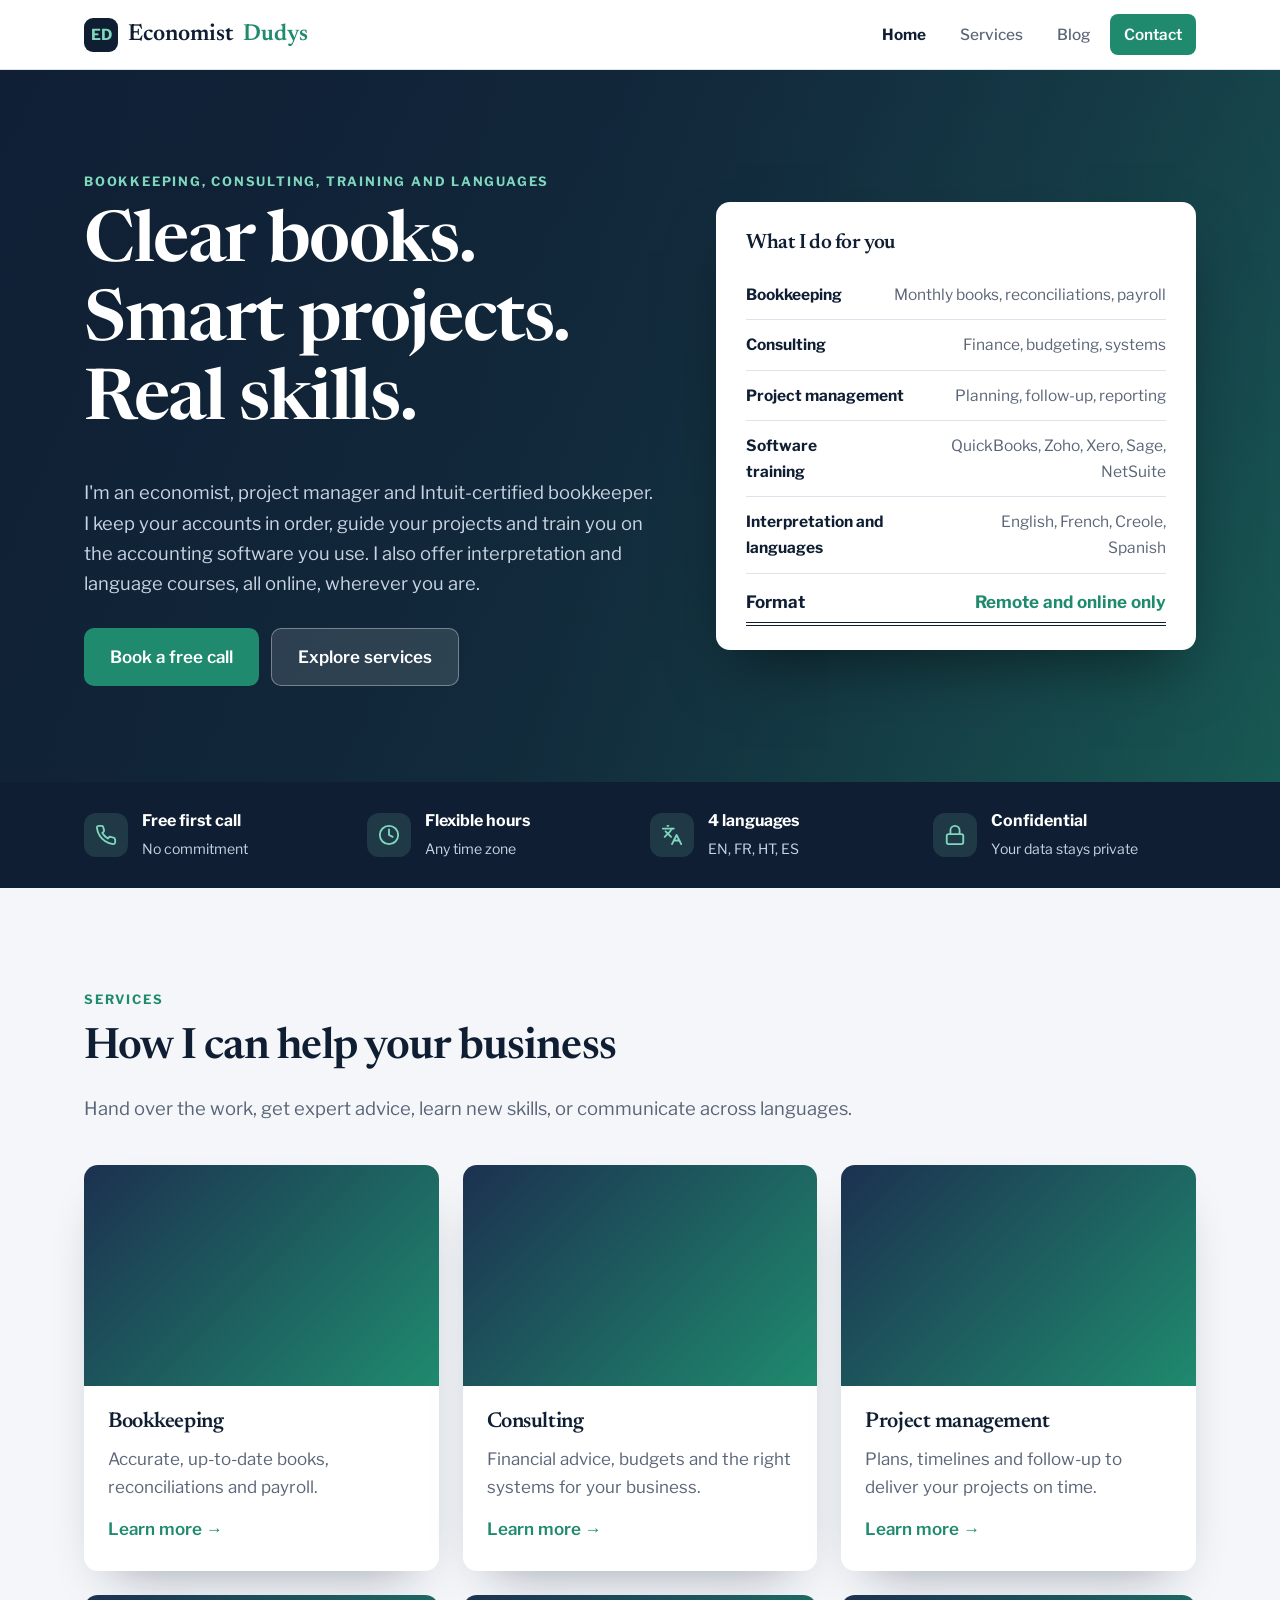
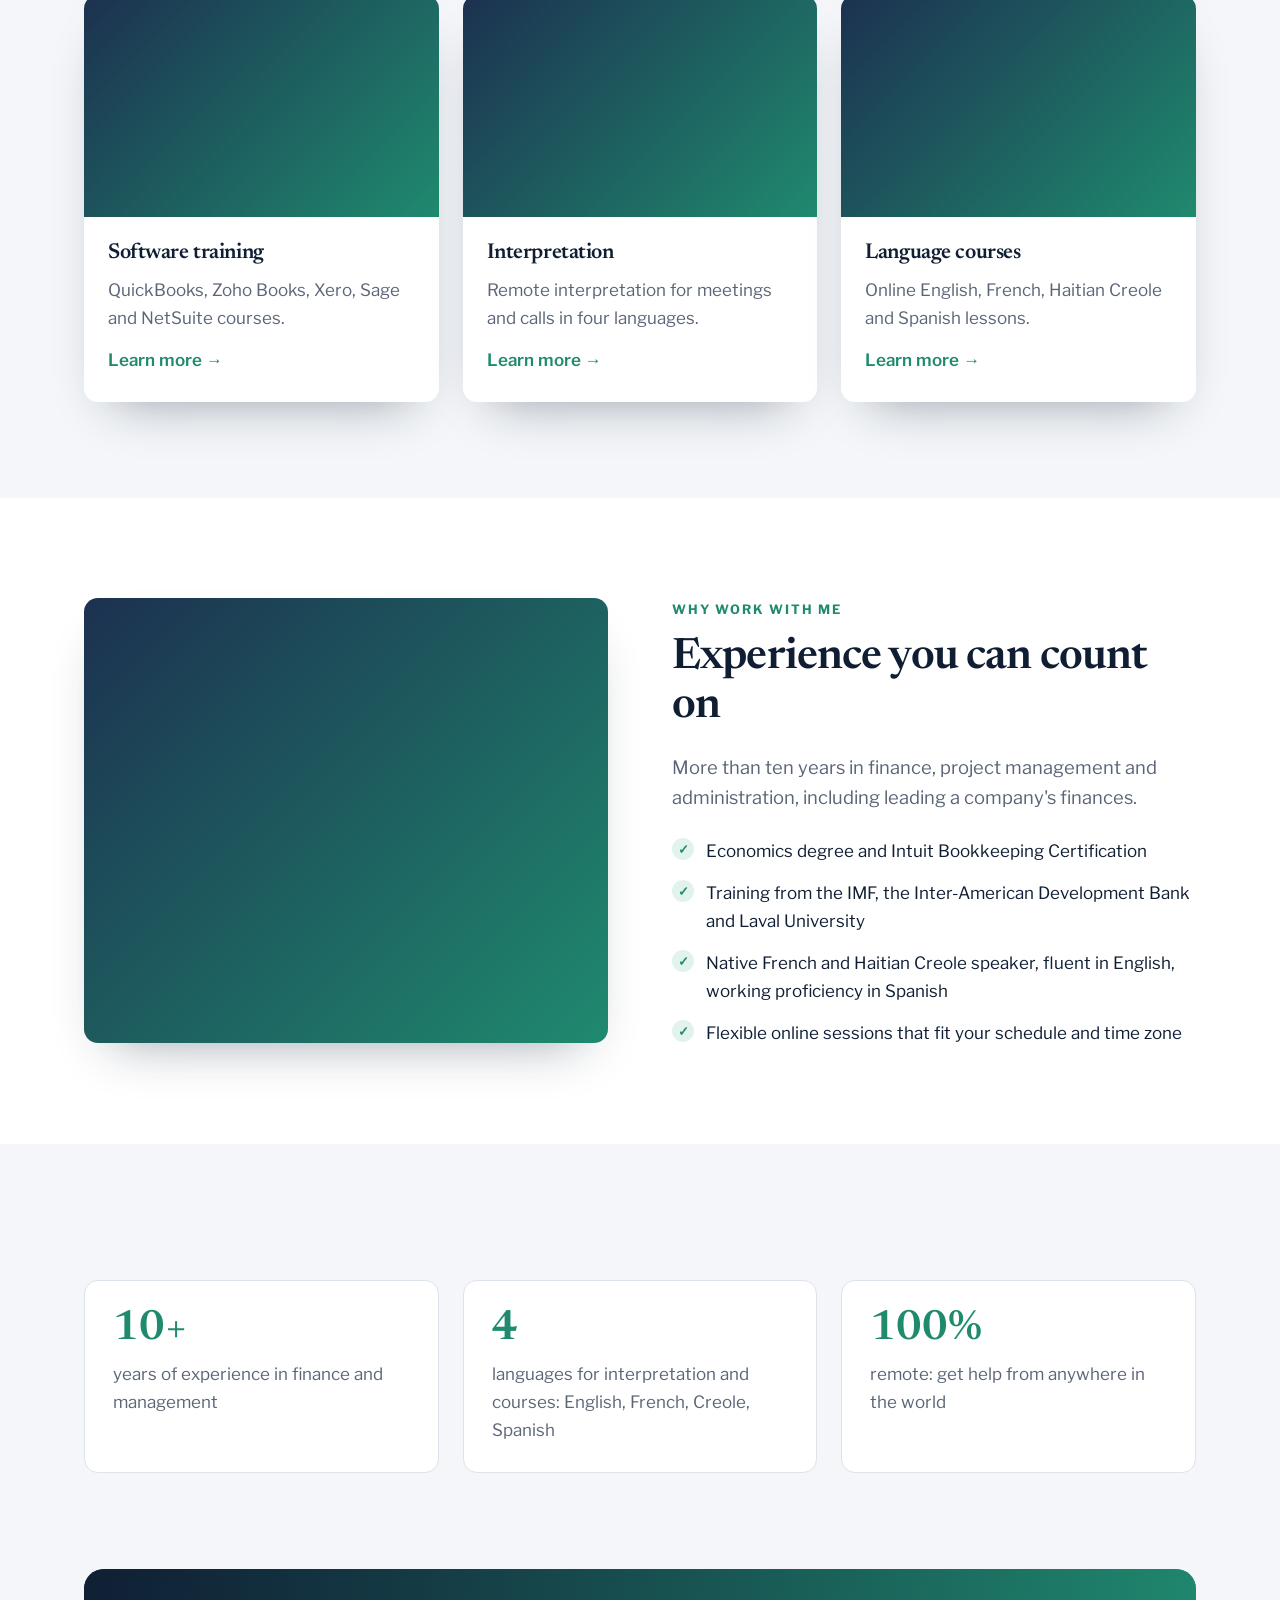
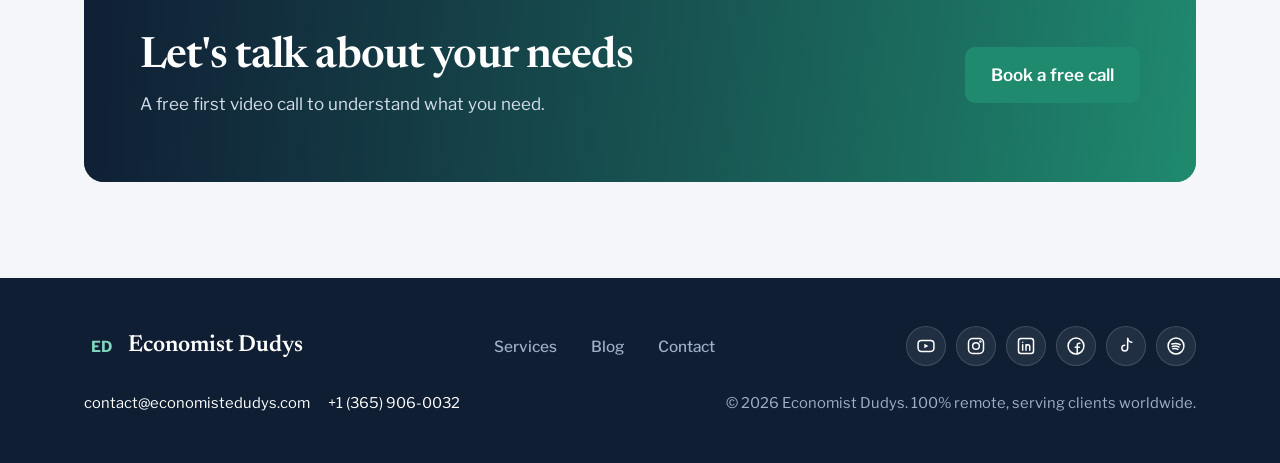
<file: index.html>
<!DOCTYPE html>
<html lang="en">
<head>
<!-- Google tag (gtag.js) -->
<script async src="https://www.googletagmanager.com/gtag/js?id=G-4S8ND0LHR3"></script>
<script>
  window.dataLayer = window.dataLayer || [];
  function gtag(){dataLayer.push(arguments);}
  gtag('js', new Date());

  gtag('config', 'G-4S8ND0LHR3');
</script>
<meta charset="utf-8">
<meta name="viewport" content="width=device-width, initial-scale=1">
<title>Economist Dudys | Remote Bookkeeping, Consulting and QuickBooks Training</title>
<meta name="description" content="Remote bookkeeping, consulting, project management and training in QuickBooks, Xero, Zoho Books, Sage and NetSuite. Interpretation and language courses. Book a free call.">
<link rel="canonical" href="https://economistedudys.com/">
<meta name="robots" content="index, follow">
<meta name="author" content="Makenson Dudys">
<meta name="theme-color" content="#0F1E33">
<meta property="og:type" content="website">
<meta property="og:site_name" content="Economist Dudys">
<meta property="og:title" content="Economist Dudys | Remote Bookkeeping, Consulting and QuickBooks Training">
<meta property="og:description" content="Remote bookkeeping, consulting, project management and training in QuickBooks, Xero, Zoho Books, Sage and NetSuite. Interpretation and language courses. Book a free call.">
<meta property="og:url" content="https://economistedudys.com/">
<meta property="og:image" content="https://economistedudys.com/og-image.png">
<meta property="og:image:width" content="1200">
<meta property="og:image:height" content="630">
<meta property="og:locale" content="en_US">
<meta name="twitter:card" content="summary_large_image">
<meta name="twitter:title" content="Economist Dudys | Remote Bookkeeping, Consulting and QuickBooks Training">
<meta name="twitter:description" content="Remote bookkeeping, consulting, project management and training in QuickBooks, Xero, Zoho Books, Sage and NetSuite. Interpretation and language courses. Book a free call.">
<meta name="twitter:image" content="https://economistedudys.com/og-image.png">
<script type="application/ld+json">{"@context": "https://schema.org", "@type": "ProfessionalService", "name": "Economist Dudys", "url": "https://economistedudys.com/", "logo": "https://economistedudys.com/apple-touch-icon.png", "image": "https://economistedudys.com/og-image.png", "description": "Remote bookkeeping, consulting, project management and training in QuickBooks, Xero, Zoho Books, Sage and NetSuite. Interpretation and language courses. Book a free call.", "email": "contact@economistedudys.com", "telephone": "+1-365-906-0032", "areaServed": "Worldwide", "availableLanguage": ["English", "French", "Haitian Creole", "Spanish"], "founder": {"@type": "Person", "name": "Makenson Dudys", "jobTitle": "Economist and Bookkeeper", "sameAs": ["https://www.youtube.com/@economistedudys", "https://www.instagram.com/economiste_dudys", "https://www.linkedin.com/in/makenson-dudys-841723158", "https://www.facebook.com/makenson.dudys", "https://www.tiktok.com/@economiste.dudys", "https://open.spotify.com/show/2sK2aElYqnibQAFrLT2MA2"]}, "sameAs": ["https://www.youtube.com/@economistedudys", "https://www.instagram.com/economiste_dudys", "https://www.linkedin.com/in/makenson-dudys-841723158", "https://www.facebook.com/makenson.dudys", "https://www.tiktok.com/@economiste.dudys", "https://open.spotify.com/show/2sK2aElYqnibQAFrLT2MA2"], "hasOfferCatalog": {"@type": "OfferCatalog", "name": "Services", "itemListElement": [{"@type": "Offer", "itemOffered": {"@type": "Service", "name": "Remote bookkeeping"}}, {"@type": "Offer", "itemOffered": {"@type": "Service", "name": "Financial consulting"}}, {"@type": "Offer", "itemOffered": {"@type": "Service", "name": "Project management"}}, {"@type": "Offer", "itemOffered": {"@type": "Service", "name": "QuickBooks training"}}, {"@type": "Offer", "itemOffered": {"@type": "Service", "name": "Xero training"}}, {"@type": "Offer", "itemOffered": {"@type": "Service", "name": "Zoho Books training"}}, {"@type": "Offer", "itemOffered": {"@type": "Service", "name": "Sage training"}}, {"@type": "Offer", "itemOffered": {"@type": "Service", "name": "NetSuite training"}}, {"@type": "Offer", "itemOffered": {"@type": "Service", "name": "Remote interpretation"}}, {"@type": "Offer", "itemOffered": {"@type": "Service", "name": "Online language courses"}}]}}</script>
<link rel="preconnect" href="https://fonts.googleapis.com">
<link rel="preconnect" href="https://fonts.gstatic.com" crossorigin>
<link href="https://fonts.googleapis.com/css2?family=Libre+Franklin:wght@400;500;600;700&family=Newsreader:opsz,wght@6..72,500;6..72,600&display=swap" rel="stylesheet">
<link rel="icon" href="/favicon.ico" sizes="48x48">
<link rel="icon" type="image/png" sizes="192x192" href="/favicon-192.png">
<link rel="icon" type="image/png" sizes="48x48" href="/favicon-48.png">
<link rel="apple-touch-icon" href="/apple-touch-icon.png">
<link rel="stylesheet" href="style.css">
</head>
<body>
<header><div class="bar">
<a class="brand" href="index.html"><span class="mark">ED</span>Economist <b>Dudys</b></a>
<button class="menu-btn" aria-expanded="false" aria-controls="nav" onclick="var n=document.getElementById('nav');n.classList.toggle('open');this.setAttribute('aria-expanded',n.classList.contains('open'))">Menu</button>
<nav id="nav" aria-label="Main menu">
<a href="index.html" aria-current="page">Home</a>
<a href="services.html">Services</a>
<a href="blog.html">Blog</a>
<a class="nav-cta" href="contact.html">Contact</a>
</nav></div></header>
<main>
<section class="hero" style="padding:0">
  <div class="ph"><img src="https://images.unsplash.com/photo-1460925895917-afdab827c52f?auto=format&fit=crop&w=1800&q=70" alt="Laptop showing financial charts" loading="lazy" onerror="this.remove()"></div>
  <div class="hero-in">
    <div>
      <span class="eyebrow">Bookkeeping, consulting, training and languages</span>
      <h1>Clear books.<br>Smart projects.<br>Real skills.</h1>
      <p class="lead">I'm an economist, project manager and Intuit-certified bookkeeper. I keep your accounts in order, guide your projects and train you on the accounting software you use. I also offer interpretation and language courses, all online, wherever you are.</p>
      <div class="actions">
        <a class="btn btn-green" href="https://calendly.com/makenson-economistedudys/30min" target="_blank" rel="noopener">Book a free call</a>
        <a class="btn btn-light" href="services.html">Explore services</a>
      </div>
    </div>
    <div class="ledger" aria-label="Services summary">
      <h2>What I do for you</h2>
      <div class="row"><b>Bookkeeping</b><span>Monthly books, reconciliations, payroll</span></div>
      <div class="row"><b>Consulting</b><span>Finance, budgeting, systems</span></div>
      <div class="row"><b>Project management</b><span>Planning, follow-up, reporting</span></div>
      <div class="row"><b>Software training</b><span>QuickBooks, Zoho, Xero, Sage, NetSuite</span></div>
      <div class="row"><b>Interpretation and languages</b><span>English, French, Creole, Spanish</span></div>
      <div class="total"><b>Format</b><span>Remote and online only</span></div>
    </div>
  </div>
</section>
<div class="perks"><div class="wrap"><div class="perk"><span class="perk-ic"><svg aria-hidden="true" width="22" height="22" viewBox="0 0 24 24" fill="none" stroke="currentColor" stroke-width="2" stroke-linecap="round" stroke-linejoin="round"><path d="M22 16.9v3a2 2 0 0 1-2.2 2 19.8 19.8 0 0 1-8.6-3.1 19.5 19.5 0 0 1-6-6A19.8 19.8 0 0 1 2.1 4.2 2 2 0 0 1 4.1 2h3a2 2 0 0 1 2 1.7c.1.9.4 1.8.7 2.7a2 2 0 0 1-.5 2.1L8 9.8a16 16 0 0 0 6 6l1.3-1.3a2 2 0 0 1 2.1-.4c.9.3 1.8.6 2.7.7a2 2 0 0 1 1.7 2z"/></svg></span><div><b>Free first call</b><span>No commitment</span></div></div><div class="perk"><span class="perk-ic"><svg aria-hidden="true" width="22" height="22" viewBox="0 0 24 24" fill="none" stroke="currentColor" stroke-width="2" stroke-linecap="round" stroke-linejoin="round"><circle cx="12" cy="12" r="10"/><path d="M12 6v6l4 2"/></svg></span><div><b>Flexible hours</b><span>Any time zone</span></div></div><div class="perk"><span class="perk-ic"><svg aria-hidden="true" width="22" height="22" viewBox="0 0 24 24" fill="none" stroke="currentColor" stroke-width="2" stroke-linecap="round" stroke-linejoin="round"><path d="M5 8l6 6"/><path d="M4 14l6-6 2-3"/><path d="M2 5h12"/><path d="M7 2h1"/><path d="M22 22l-5-10-5 10"/><path d="M14 18h6"/></svg></span><div><b>4 languages</b><span>EN, FR, HT, ES</span></div></div><div class="perk"><span class="perk-ic"><svg aria-hidden="true" width="22" height="22" viewBox="0 0 24 24" fill="none" stroke="currentColor" stroke-width="2" stroke-linecap="round" stroke-linejoin="round"><rect x="3" y="11" width="18" height="11" rx="2"/><path d="M7 11V7a5 5 0 0 1 10 0v4"/></svg></span><div><b>Confidential</b><span>Your data stays private</span></div></div></div></div>


<section>
  <div class="wrap">
    <span class="eyebrow">Services</span>
    <h2>How I can help your business</h2>
    <p class="lead">Hand over the work, get expert advice, learn new skills, or communicate across languages.</p>
    <div class="tiles">
      <a class="tile" href="services.html#bookkeeping"><div class="ph"><img src="https://images.unsplash.com/photo-1554224155-6726b3ff858f?auto=format&fit=crop&w=800&q=70" alt="Calculator and financial documents" loading="lazy" onerror="this.remove()"></div>
        <div class="tile-body"><h3>Bookkeeping</h3><p>Accurate, up-to-date books, reconciliations and payroll.</p><span class="more">Learn more →</span></div></a>
      <a class="tile" href="services.html#consulting"><div class="ph"><img src="https://images.unsplash.com/photo-1556761175-5973dc0f32e7?auto=format&fit=crop&w=800&q=70" alt="Business consulting meeting" loading="lazy" onerror="this.remove()"></div>
        <div class="tile-body"><h3>Consulting</h3><p>Financial advice, budgets and the right systems for your business.</p><span class="more">Learn more →</span></div></a>
      <a class="tile" href="services.html#projects"><div class="ph"><img src="https://images.unsplash.com/photo-1531403009284-440f080d1e12?auto=format&fit=crop&w=800&q=70" alt="Project planning board" loading="lazy" onerror="this.remove()"></div>
        <div class="tile-body"><h3>Project management</h3><p>Plans, timelines and follow-up to deliver your projects on time.</p><span class="more">Learn more →</span></div></a>
      <a class="tile" href="services.html#training"><div class="ph"><img src="https://images.unsplash.com/photo-1517245386807-bb43f82c33c4?auto=format&fit=crop&w=800&q=70" alt="Online software training" loading="lazy" onerror="this.remove()"></div>
        <div class="tile-body"><h3>Software training</h3><p>QuickBooks, Zoho Books, Xero, Sage and NetSuite courses.</p><span class="more">Learn more →</span></div></a>
      <a class="tile" href="services.html#interpretation"><div class="ph"><img src="https://images.unsplash.com/photo-1573164713714-d95e436ab8d6?auto=format&fit=crop&w=800&q=70" alt="Video call with an interpreter" loading="lazy" onerror="this.remove()"></div>
        <div class="tile-body"><h3>Interpretation</h3><p>Remote interpretation for meetings and calls in four languages.</p><span class="more">Learn more →</span></div></a>
      <a class="tile" href="services.html#languages"><div class="ph"><img src="https://images.unsplash.com/photo-1503676260728-1c00da094a0b?auto=format&fit=crop&w=800&q=70" alt="Language learning materials" loading="lazy" onerror="this.remove()"></div>
        <div class="tile-body"><h3>Language courses</h3><p>Online English, French, Haitian Creole and Spanish lessons.</p><span class="more">Learn more →</span></div></a>
    </div>
  </div>
</section>

<section style="background:var(--paper)">
  <div class="wrap split">
    <div class="ph"><img src="https://images.unsplash.com/photo-1600880292203-757bb62b4baf?auto=format&fit=crop&w=1000&q=70" alt="Professional working with a client" loading="lazy" onerror="this.remove()"></div>
    <div>
      <span class="eyebrow">Why work with me</span>
      <h2>Experience you can count on</h2>
      <p class="lead">More than ten years in finance, project management and administration, including leading a company's finances.</p>
      <ul class="checks">
        <li>Economics degree and Intuit Bookkeeping Certification</li>
        <li>Training from the IMF, the Inter-American Development Bank and Laval University</li>
        <li>Native French and Haitian Creole speaker, fluent in English, working proficiency in Spanish</li>
        <li>Flexible online sessions that fit your schedule and time zone</li>
      </ul>
    </div>
  </div>
</section>

<section>
  <div class="wrap">
    <div class="stats">
      <div class="stat"><strong>10+</strong><p>years of experience in finance and management</p></div>
      <div class="stat"><strong>4</strong><p>languages for interpretation and courses: English, French, Creole, Spanish</p></div>
      <div class="stat"><strong>100%</strong><p>remote: get help from anywhere in the world</p></div>
    </div>
  </div>
</section>

<section style="padding-top:0">
  <div class="wrap">
    <div class="cta"><div class="ph"><img src="https://images.unsplash.com/photo-1521791136064-7986c2920216?auto=format&fit=crop&w=1600&q=70" alt="Business handshake" loading="lazy" onerror="this.remove()"></div>
      <div class="cta-in">
        <div><h2>Let's talk about your needs</h2><p>A free first video call to understand what you need.</p></div>
        <a class="btn btn-green" href="https://calendly.com/makenson-economistedudys/30min" target="_blank" rel="noopener">Book a free call</a>
      </div>
    </div>
  </div>
</section>
</main>
<footer><div class="wrap">
<a class="brand" href="index.html"><span class="mark">ED</span>Economist Dudys</a>
<nav aria-label="Footer"><a href="services.html">Services</a><a href="blog.html">Blog</a><a href="contact.html">Contact</a></nav>
<div class="socials"><a href="https://www.youtube.com/@economistedudys" target="_blank" rel="noopener" aria-label="YouTube" title="YouTube"><svg aria-hidden="true" width="20" height="20" viewBox="0 0 24 24" fill="none" stroke="currentColor" stroke-width="1.8" stroke-linecap="round" stroke-linejoin="round"><rect x="2.5" y="5.5" width="19" height="13" rx="4"/><path d="M10 9.2v5.6l4.8-2.8z" fill="currentColor" stroke="none"/></svg></a><a href="https://www.instagram.com/economiste_dudys" target="_blank" rel="noopener" aria-label="Instagram" title="Instagram"><svg aria-hidden="true" width="20" height="20" viewBox="0 0 24 24" fill="none" stroke="currentColor" stroke-width="1.8" stroke-linecap="round" stroke-linejoin="round"><rect x="3" y="3" width="18" height="18" rx="5"/><circle cx="12" cy="12" r="4"/><circle cx="17.3" cy="6.7" r=".6" fill="currentColor"/></svg></a><a href="https://www.linkedin.com/in/makenson-dudys-841723158" target="_blank" rel="noopener" aria-label="LinkedIn" title="LinkedIn"><svg aria-hidden="true" width="20" height="20" viewBox="0 0 24 24" fill="none" stroke="currentColor" stroke-width="1.8" stroke-linecap="round" stroke-linejoin="round"><rect x="3" y="3" width="18" height="18" rx="3"/><path d="M8 10.5V17M8 7.5v.01M12 17v-6.5M12 13.2c0-1.6 1-2.7 2.4-2.7S16.5 11.6 16.5 13v4"/></svg></a><a href="https://www.facebook.com/makenson.dudys" target="_blank" rel="noopener" aria-label="Facebook" title="Facebook"><svg aria-hidden="true" width="20" height="20" viewBox="0 0 24 24" fill="none" stroke="currentColor" stroke-width="1.8" stroke-linecap="round" stroke-linejoin="round"><circle cx="12" cy="12" r="9.5"/><path d="M13.5 21.5v-8h2.5M13.5 13.5H11m2.5 0V11c0-1.4.8-2.2 2.2-2.2h1"/></svg></a><a href="https://www.tiktok.com/@economiste.dudys" target="_blank" rel="noopener" aria-label="TikTok" title="TikTok"><svg aria-hidden="true" width="20" height="20" viewBox="0 0 24 24" fill="none" stroke="currentColor" stroke-width="1.8" stroke-linecap="round" stroke-linejoin="round"><path d="M14 3v11.5a3.5 3.5 0 1 1-3.5-3.5"/><path d="M14 3c.4 2.6 2.1 4.2 5 4.5"/></svg></a><a href="https://open.spotify.com/show/2sK2aElYqnibQAFrLT2MA2" target="_blank" rel="noopener" aria-label="Spotify" title="Spotify"><svg aria-hidden="true" width="20" height="20" viewBox="0 0 24 24" fill="none" stroke="currentColor" stroke-width="1.8" stroke-linecap="round" stroke-linejoin="round"><circle cx="12" cy="12" r="9.5"/><path d="M7 9.6c3.4-1 7-.7 10 .9M7.6 12.6c2.8-.8 5.6-.5 8 .8M8.3 15.4c2.1-.5 4.2-.3 6 .6"/></svg></a></div>
<span class="foot-contact"><a href="mailto:contact@economistedudys.com">contact@economistedudys.com</a><a href="tel:+13659060032">+1 (365) 906-0032</a></span>
<span>© 2026 Economist Dudys. 100% remote, serving clients worldwide.</span>
</div></footer>
</body>
</html>
</file>
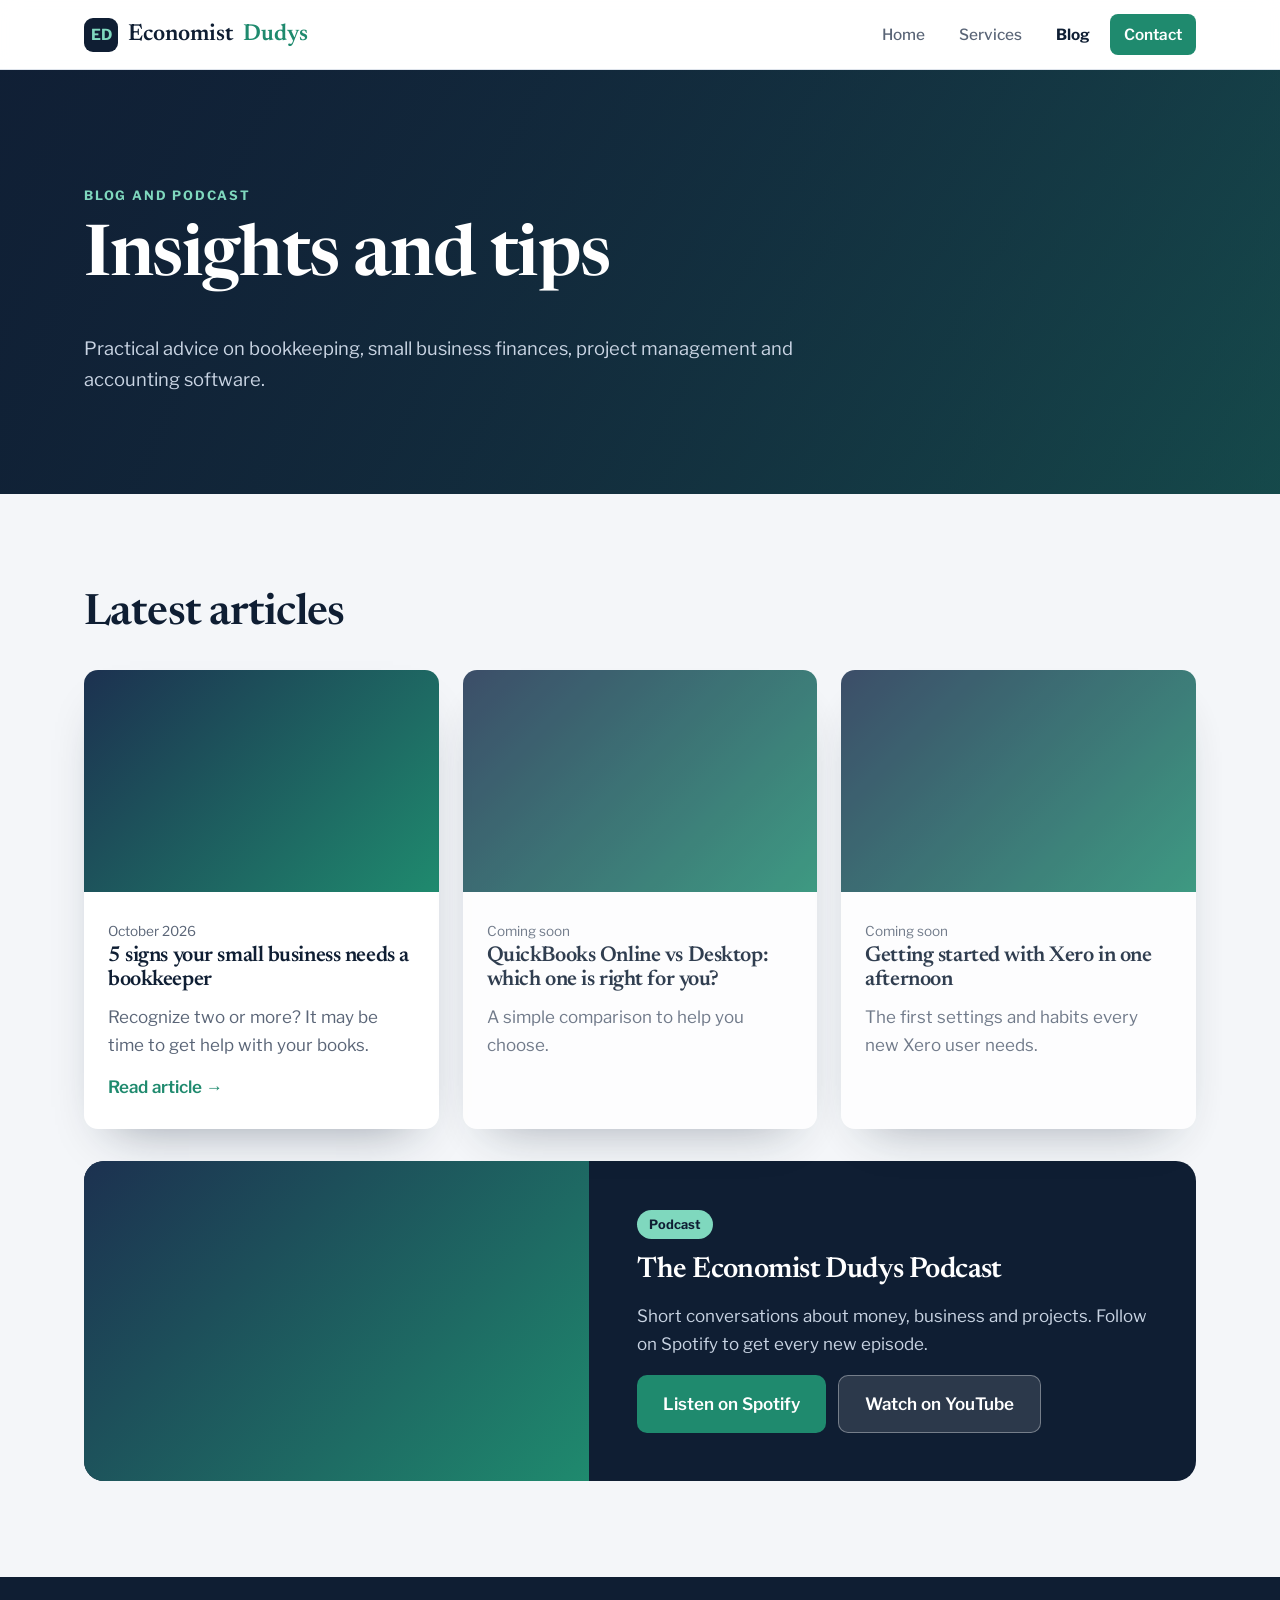
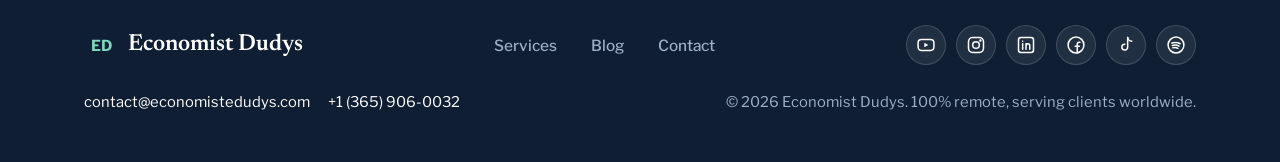
<file: blog.html>
<!DOCTYPE html>
<html lang="en">
<head>
<!-- Google tag (gtag.js) -->
<script async src="https://www.googletagmanager.com/gtag/js?id=G-4S8ND0LHR3"></script>
<script>
  window.dataLayer = window.dataLayer || [];
  function gtag(){dataLayer.push(arguments);}
  gtag('js', new Date());

  gtag('config', 'G-4S8ND0LHR3');
</script>
<meta charset="utf-8">
<meta name="viewport" content="width=device-width, initial-scale=1">
<title>Blog and Podcast: Bookkeeping, Business and Economy Tips | Economist Dudys</title>
<meta name="description" content="Practical articles and podcast episodes on bookkeeping, small business finances, accounting software, the economy and personal development.">
<link rel="canonical" href="https://economistedudys.com/blog.html">
<meta name="robots" content="index, follow">
<meta name="author" content="Makenson Dudys">
<meta name="theme-color" content="#0F1E33">
<meta property="og:type" content="website">
<meta property="og:site_name" content="Economist Dudys">
<meta property="og:title" content="Blog and Podcast: Bookkeeping, Business and Economy Tips | Economist Dudys">
<meta property="og:description" content="Practical articles and podcast episodes on bookkeeping, small business finances, accounting software, the economy and personal development.">
<meta property="og:url" content="https://economistedudys.com/blog.html">
<meta property="og:image" content="https://economistedudys.com/og-image.png">
<meta property="og:image:width" content="1200">
<meta property="og:image:height" content="630">
<meta property="og:locale" content="en_US">
<meta name="twitter:card" content="summary_large_image">
<meta name="twitter:title" content="Blog and Podcast: Bookkeeping, Business and Economy Tips | Economist Dudys">
<meta name="twitter:description" content="Practical articles and podcast episodes on bookkeeping, small business finances, accounting software, the economy and personal development.">
<meta name="twitter:image" content="https://economistedudys.com/og-image.png">
<link rel="preconnect" href="https://fonts.googleapis.com">
<link rel="preconnect" href="https://fonts.gstatic.com" crossorigin>
<link href="https://fonts.googleapis.com/css2?family=Libre+Franklin:wght@400;500;600;700&family=Newsreader:opsz,wght@6..72,500;6..72,600&display=swap" rel="stylesheet">
<link rel="icon" href="/favicon.ico" sizes="48x48">
<link rel="icon" type="image/png" sizes="192x192" href="/favicon-192.png">
<link rel="icon" type="image/png" sizes="48x48" href="/favicon-48.png">
<link rel="apple-touch-icon" href="/apple-touch-icon.png">
<link rel="stylesheet" href="style.css">
</head>
<body>
<header><div class="bar">
<a class="brand" href="index.html"><span class="mark">ED</span>Economist <b>Dudys</b></a>
<button class="menu-btn" aria-expanded="false" aria-controls="nav" onclick="var n=document.getElementById('nav');n.classList.toggle('open');this.setAttribute('aria-expanded',n.classList.contains('open'))">Menu</button>
<nav id="nav" aria-label="Main menu">
<a href="index.html">Home</a>
<a href="services.html">Services</a>
<a href="blog.html" aria-current="page">Blog</a>
<a class="nav-cta" href="contact.html">Contact</a>
</nav></div></header>
<main>
<div class="banner"><div class="ph"><img src="https://images.unsplash.com/photo-1434030216411-0b793f4b4173?auto=format&fit=crop&w=1800&q=70" alt="Writing notes" loading="lazy" onerror="this.remove()"></div>
  <div class="wrap">
    <span class="eyebrow">Blog and podcast</span>
    <h1>Insights and tips</h1>
    <p class="lead">Practical advice on bookkeeping, small business finances, project management and accounting software.</p>
  </div>
</div>
<section>
  <div class="wrap">
    <h2>Latest articles</h2>
    <div class="posts">
      <a class="tile post" href="signs-you-need-a-bookkeeper.html"><div class="ph"><img src="https://images.unsplash.com/photo-1554224155-6726b3ff858f?auto=format&fit=crop&w=800&q=70" alt="Calculator and receipts" loading="lazy" onerror="this.remove()"></div>
        <div class="tile-body"><span class="date">October 2026</span><h3>5 signs your small business needs a bookkeeper</h3><p>Recognize two or more? It may be time to get help with your books.</p><span class="more">Read article →</span></div></a>
      <div class="tile post soon"><div class="ph"><img src="https://images.unsplash.com/photo-1460925895917-afdab827c52f?auto=format&fit=crop&w=800&q=70" alt="Financial charts" loading="lazy" onerror="this.remove()"></div>
        <div class="tile-body"><span class="date">Coming soon</span><h3>QuickBooks Online vs Desktop: which one is right for you?</h3><p>A simple comparison to help you choose.</p></div></div>
      <div class="tile post soon"><div class="ph"><img src="https://images.unsplash.com/photo-1551288049-bebda4e38f71?auto=format&fit=crop&w=800&q=70" alt="Data dashboard" loading="lazy" onerror="this.remove()"></div>
        <div class="tile-body"><span class="date">Coming soon</span><h3>Getting started with Xero in one afternoon</h3><p>The first settings and habits every new Xero user needs.</p></div></div>
    </div>

    <div class="pod"><div class="ph"><img src="https://images.unsplash.com/photo-1478737270239-2f02b77fc618?auto=format&fit=crop&w=1000&q=70" alt="Podcast microphone" loading="lazy" onerror="this.remove()"></div>
      <div class="pod-body">
        <span class="badge">Podcast</span>
        <h3>The Economist Dudys Podcast</h3>
        <p>Short conversations about money, business and projects. Follow on Spotify to get every new episode.</p>
        <div class="actions" style="margin-top:8px"><a class="btn btn-green" href="https://open.spotify.com/show/2sK2aElYqnibQAFrLT2MA2" target="_blank" rel="noopener">Listen on Spotify</a><a class="btn btn-light" href="https://www.youtube.com/@economistedudys" target="_blank" rel="noopener">Watch on YouTube</a></div>
      </div>
    </div>
  </div>
</section>
</main>
<footer><div class="wrap">
<a class="brand" href="index.html"><span class="mark">ED</span>Economist Dudys</a>
<nav aria-label="Footer"><a href="services.html">Services</a><a href="blog.html">Blog</a><a href="contact.html">Contact</a></nav>
<div class="socials"><a href="https://www.youtube.com/@economistedudys" target="_blank" rel="noopener" aria-label="YouTube" title="YouTube"><svg aria-hidden="true" width="20" height="20" viewBox="0 0 24 24" fill="none" stroke="currentColor" stroke-width="1.8" stroke-linecap="round" stroke-linejoin="round"><rect x="2.5" y="5.5" width="19" height="13" rx="4"/><path d="M10 9.2v5.6l4.8-2.8z" fill="currentColor" stroke="none"/></svg></a><a href="https://www.instagram.com/economiste_dudys" target="_blank" rel="noopener" aria-label="Instagram" title="Instagram"><svg aria-hidden="true" width="20" height="20" viewBox="0 0 24 24" fill="none" stroke="currentColor" stroke-width="1.8" stroke-linecap="round" stroke-linejoin="round"><rect x="3" y="3" width="18" height="18" rx="5"/><circle cx="12" cy="12" r="4"/><circle cx="17.3" cy="6.7" r=".6" fill="currentColor"/></svg></a><a href="https://www.linkedin.com/in/makenson-dudys-841723158" target="_blank" rel="noopener" aria-label="LinkedIn" title="LinkedIn"><svg aria-hidden="true" width="20" height="20" viewBox="0 0 24 24" fill="none" stroke="currentColor" stroke-width="1.8" stroke-linecap="round" stroke-linejoin="round"><rect x="3" y="3" width="18" height="18" rx="3"/><path d="M8 10.5V17M8 7.5v.01M12 17v-6.5M12 13.2c0-1.6 1-2.7 2.4-2.7S16.5 11.6 16.5 13v4"/></svg></a><a href="https://www.facebook.com/makenson.dudys" target="_blank" rel="noopener" aria-label="Facebook" title="Facebook"><svg aria-hidden="true" width="20" height="20" viewBox="0 0 24 24" fill="none" stroke="currentColor" stroke-width="1.8" stroke-linecap="round" stroke-linejoin="round"><circle cx="12" cy="12" r="9.5"/><path d="M13.5 21.5v-8h2.5M13.5 13.5H11m2.5 0V11c0-1.4.8-2.2 2.2-2.2h1"/></svg></a><a href="https://www.tiktok.com/@economiste.dudys" target="_blank" rel="noopener" aria-label="TikTok" title="TikTok"><svg aria-hidden="true" width="20" height="20" viewBox="0 0 24 24" fill="none" stroke="currentColor" stroke-width="1.8" stroke-linecap="round" stroke-linejoin="round"><path d="M14 3v11.5a3.5 3.5 0 1 1-3.5-3.5"/><path d="M14 3c.4 2.6 2.1 4.2 5 4.5"/></svg></a><a href="https://open.spotify.com/show/2sK2aElYqnibQAFrLT2MA2" target="_blank" rel="noopener" aria-label="Spotify" title="Spotify"><svg aria-hidden="true" width="20" height="20" viewBox="0 0 24 24" fill="none" stroke="currentColor" stroke-width="1.8" stroke-linecap="round" stroke-linejoin="round"><circle cx="12" cy="12" r="9.5"/><path d="M7 9.6c3.4-1 7-.7 10 .9M7.6 12.6c2.8-.8 5.6-.5 8 .8M8.3 15.4c2.1-.5 4.2-.3 6 .6"/></svg></a></div>
<span class="foot-contact"><a href="mailto:contact@economistedudys.com">contact@economistedudys.com</a><a href="tel:+13659060032">+1 (365) 906-0032</a></span>
<span>© 2026 Economist Dudys. 100% remote, serving clients worldwide.</span>
</div></footer>
</body>
</html>
</file>
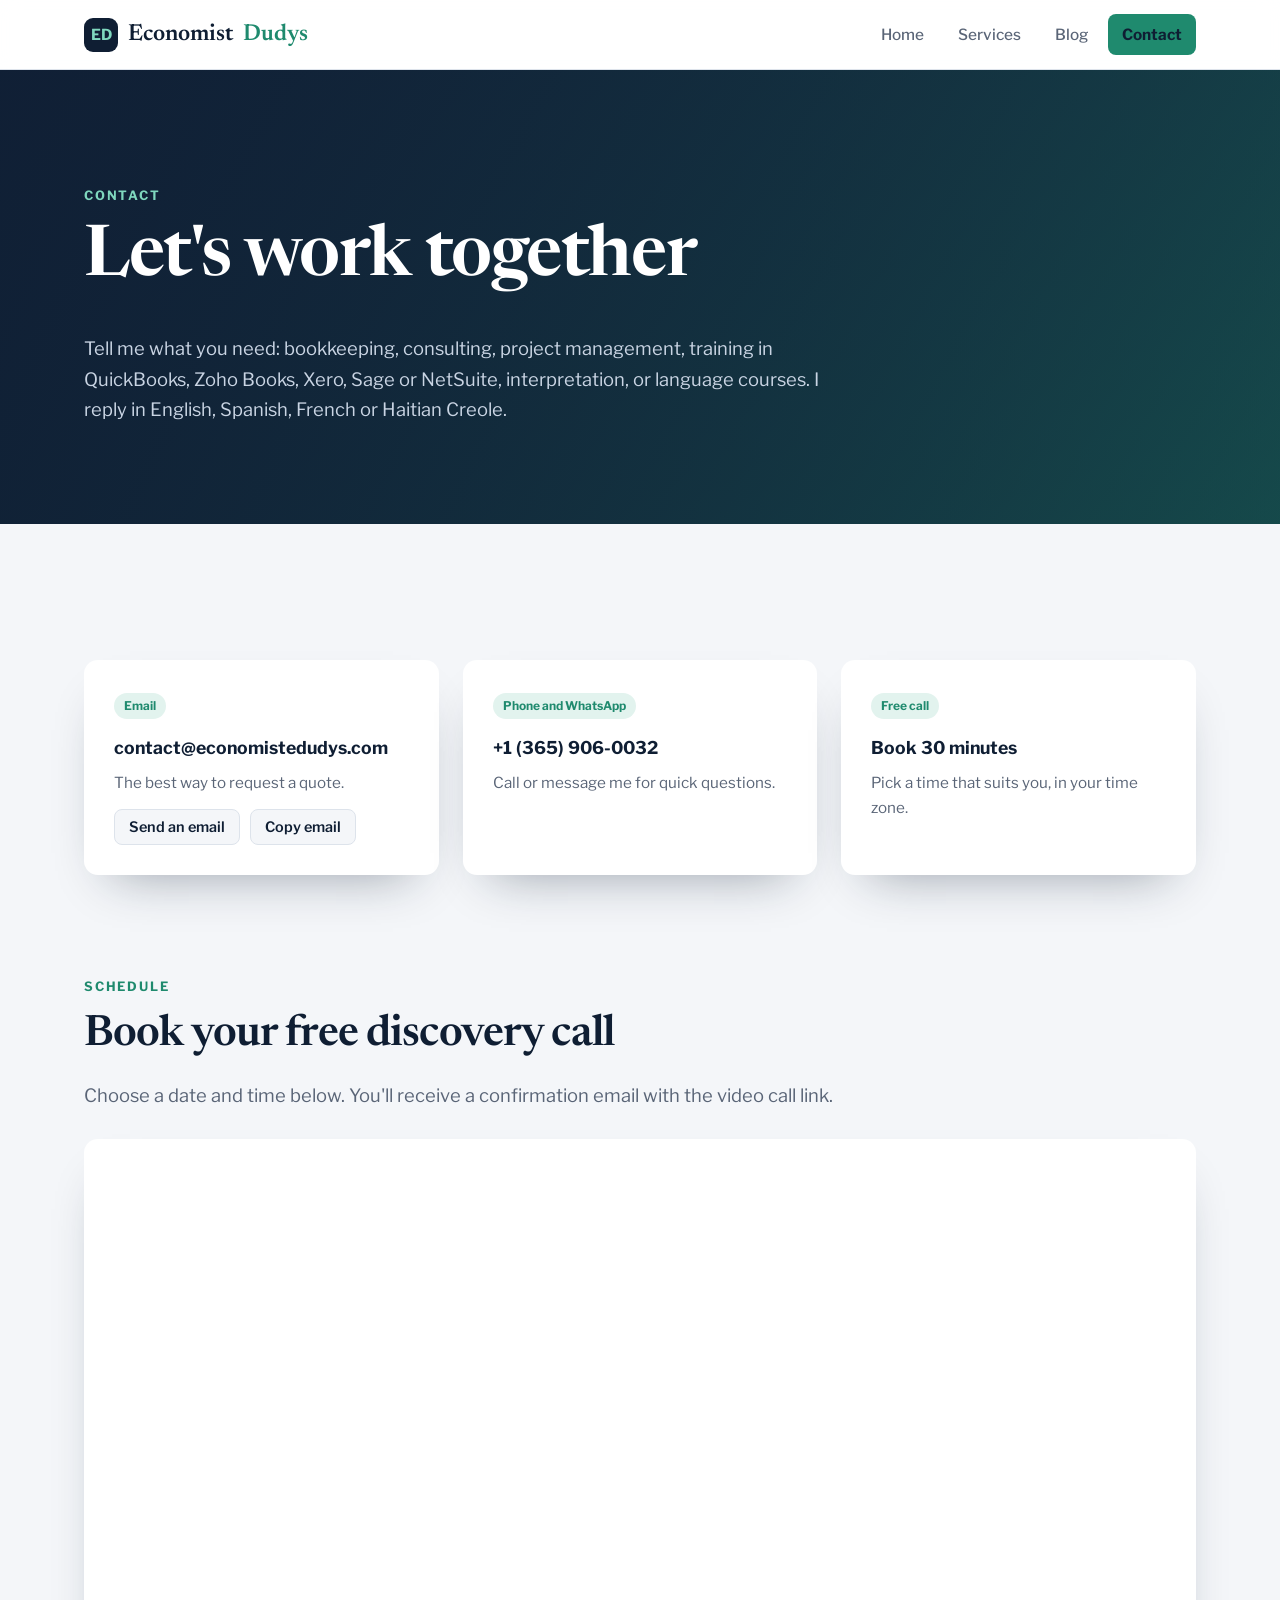
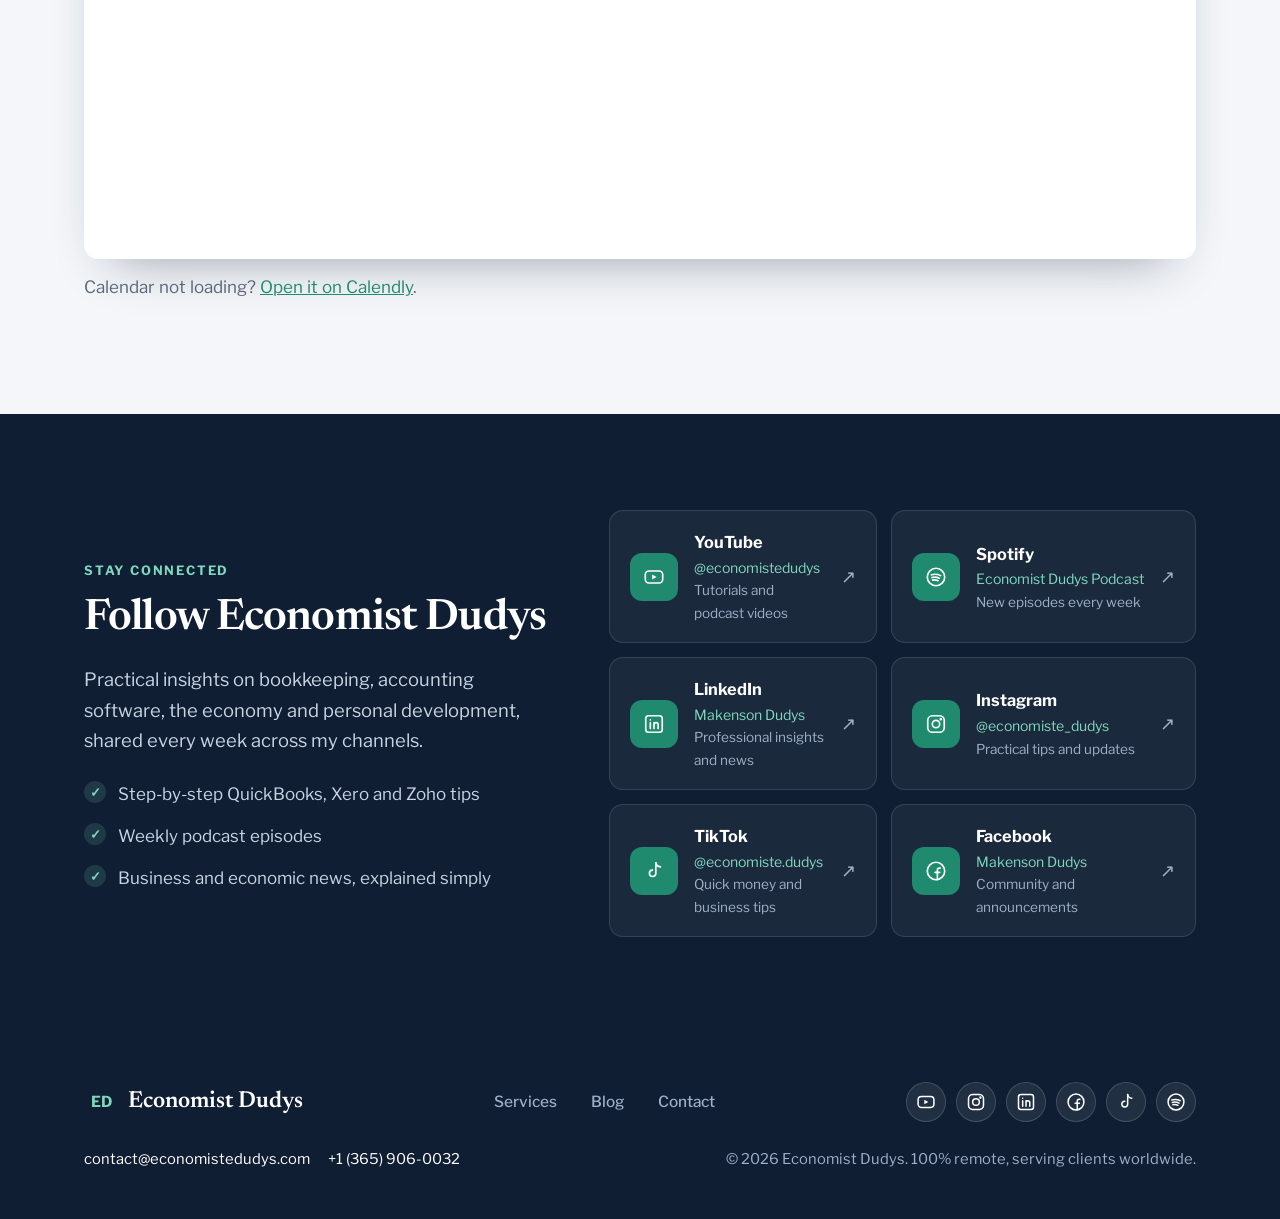
<file: contact.html>
<!DOCTYPE html>
<html lang="en">
<head>
<!-- Google tag (gtag.js) -->
<script async src="https://www.googletagmanager.com/gtag/js?id=G-4S8ND0LHR3"></script>
<script>
  window.dataLayer = window.dataLayer || [];
  function gtag(){dataLayer.push(arguments);}
  gtag('js', new Date());

  gtag('config', 'G-4S8ND0LHR3');
</script>
<meta charset="utf-8">
<meta name="viewport" content="width=device-width, initial-scale=1">
<title>Contact and Book a Free Call | Economist Dudys</title>
<meta name="description" content="Book a free 30-minute call, email contact@economistedudys.com or message +1 (365) 906-0032. Remote services for clients worldwide.">
<link rel="canonical" href="https://economistedudys.com/contact.html">
<meta name="robots" content="index, follow">
<meta name="author" content="Makenson Dudys">
<meta name="theme-color" content="#0F1E33">
<meta property="og:type" content="website">
<meta property="og:site_name" content="Economist Dudys">
<meta property="og:title" content="Contact and Book a Free Call | Economist Dudys">
<meta property="og:description" content="Book a free 30-minute call, email contact@economistedudys.com or message +1 (365) 906-0032. Remote services for clients worldwide.">
<meta property="og:url" content="https://economistedudys.com/contact.html">
<meta property="og:image" content="https://economistedudys.com/og-image.png">
<meta property="og:image:width" content="1200">
<meta property="og:image:height" content="630">
<meta property="og:locale" content="en_US">
<meta name="twitter:card" content="summary_large_image">
<meta name="twitter:title" content="Contact and Book a Free Call | Economist Dudys">
<meta name="twitter:description" content="Book a free 30-minute call, email contact@economistedudys.com or message +1 (365) 906-0032. Remote services for clients worldwide.">
<meta name="twitter:image" content="https://economistedudys.com/og-image.png">
<link rel="preconnect" href="https://fonts.googleapis.com">
<link rel="preconnect" href="https://fonts.gstatic.com" crossorigin>
<link href="https://fonts.googleapis.com/css2?family=Libre+Franklin:wght@400;500;600;700&family=Newsreader:opsz,wght@6..72,500;6..72,600&display=swap" rel="stylesheet">
<link rel="icon" href="/favicon.ico" sizes="48x48">
<link rel="icon" type="image/png" sizes="192x192" href="/favicon-192.png">
<link rel="icon" type="image/png" sizes="48x48" href="/favicon-48.png">
<link rel="apple-touch-icon" href="/apple-touch-icon.png">
<link rel="stylesheet" href="style.css">
</head>
<body>
<header><div class="bar">
<a class="brand" href="index.html"><span class="mark">ED</span>Economist <b>Dudys</b></a>
<button class="menu-btn" aria-expanded="false" aria-controls="nav" onclick="var n=document.getElementById('nav');n.classList.toggle('open');this.setAttribute('aria-expanded',n.classList.contains('open'))">Menu</button>
<nav id="nav" aria-label="Main menu">
<a href="index.html">Home</a>
<a href="services.html">Services</a>
<a href="blog.html">Blog</a>
<a class="nav-cta" href="contact.html" aria-current="page">Contact</a>
</nav></div></header>
<main>
<div class="banner"><div class="ph"><img src="https://images.unsplash.com/photo-1486312338219-ce68d2c6f44d?auto=format&fit=crop&w=1800&q=70" alt="Laptop ready for a video call" loading="lazy" onerror="this.remove()"></div>
  <div class="wrap">
    <span class="eyebrow">Contact</span>
    <h1>Let's work together</h1>
    <p class="lead">Tell me what you need: bookkeeping, consulting, project management, training in QuickBooks, Zoho Books, Xero, Sage or NetSuite, interpretation, or language courses. I reply in English, Spanish, French or Haitian Creole.</p>
  </div>
</div>
<section>
  <div class="wrap">
    <div class="contact-grid">
      <div class="cbox"><span class="tag">Email</span><strong>contact@economistedudys.com</strong><p>The best way to request a quote.</p>
        <div class="cbox-actions"><a href="mailto:contact@economistedudys.com?subject=Quote%20request">Send an email</a><button type="button" onclick="var b=this;navigator.clipboard.writeText('contact@economistedudys.com').then(function(){b.textContent='Copied!';setTimeout(function(){b.textContent='Copy email'},2000)})">Copy email</button></div></div>
      <a class="cbox" href="https://wa.me/13659060032" target="_blank" rel="noopener"><span class="tag">Phone and WhatsApp</span><strong>+1 (365) 906-0032</strong><p>Call or message me for quick questions.</p></a>
      <a class="cbox" href="https://calendly.com/makenson-economistedudys/30min" target="_blank" rel="noopener"><span class="tag">Free call</span><strong>Book 30 minutes</strong><p>Pick a time that suits you, in your time zone.</p></a>
    </div>
  </div>
</section>

<section id="book" style="padding-top:0">
  <div class="wrap">
    <span class="eyebrow">Schedule</span>
    <h2>Book your free discovery call</h2>
    <p class="lead">Choose a date and time below. You'll receive a confirmation email with the video call link.</p>
    <div class="cal-embed">
      <iframe src="https://calendly.com/makenson-economistedudys/30min?hide_gdpr_banner=1&primary_color=1f8a6e" title="Book a call with Economist Dudys on Calendly" loading="lazy"></iframe>
    </div>
    <p style="margin-top:14px;color:var(--muted)">Calendar not loading? <a href="https://calendly.com/makenson-economistedudys/30min" target="_blank" rel="noopener">Open it on Calendly</a>.</p>
  </div>
</section>

<section class="connect">
  <div class="wrap connect-in">
    <div class="connect-intro">
      <span class="eyebrow">Stay connected</span>
      <h2>Follow Economist Dudys</h2>
      <p class="lead">Practical insights on bookkeeping, accounting software, the economy and personal development, shared every week across my channels.</p>
      <ul class="checks">
        <li>Step-by-step QuickBooks, Xero and Zoho tips</li>
        <li>Weekly podcast episodes</li>
        <li>Business and economic news, explained simply</li>
      </ul>
    </div>
    <div class="sc-grid">
        <a class="sc" href="https://www.youtube.com/@economistedudys" target="_blank" rel="noopener">
          <span class="sc-ic"><svg aria-hidden="true" width="22" height="22" viewBox="0 0 24 24" fill="none" stroke="currentColor" stroke-width="1.8" stroke-linecap="round" stroke-linejoin="round"><rect x="2.5" y="5.5" width="19" height="13" rx="4"/><path d="M10 9.2v5.6l4.8-2.8z" fill="currentColor" stroke="none"/></svg></span>
          <span class="sc-txt"><b>YouTube</b><span class="sc-h">@economistedudys</span><span class="sc-d">Tutorials and podcast videos</span></span>
          <span class="sc-go" aria-hidden="true">↗</span>
        </a>
        <a class="sc" href="https://open.spotify.com/show/2sK2aElYqnibQAFrLT2MA2" target="_blank" rel="noopener">
          <span class="sc-ic"><svg aria-hidden="true" width="22" height="22" viewBox="0 0 24 24" fill="none" stroke="currentColor" stroke-width="1.8" stroke-linecap="round" stroke-linejoin="round"><circle cx="12" cy="12" r="9.5"/><path d="M7 9.6c3.4-1 7-.7 10 .9M7.6 12.6c2.8-.8 5.6-.5 8 .8M8.3 15.4c2.1-.5 4.2-.3 6 .6"/></svg></span>
          <span class="sc-txt"><b>Spotify</b><span class="sc-h">Economist Dudys Podcast</span><span class="sc-d">New episodes every week</span></span>
          <span class="sc-go" aria-hidden="true">↗</span>
        </a>
        <a class="sc" href="https://www.linkedin.com/in/makenson-dudys-841723158" target="_blank" rel="noopener">
          <span class="sc-ic"><svg aria-hidden="true" width="22" height="22" viewBox="0 0 24 24" fill="none" stroke="currentColor" stroke-width="1.8" stroke-linecap="round" stroke-linejoin="round"><rect x="3" y="3" width="18" height="18" rx="3"/><path d="M8 10.5V17M8 7.5v.01M12 17v-6.5M12 13.2c0-1.6 1-2.7 2.4-2.7S16.5 11.6 16.5 13v4"/></svg></span>
          <span class="sc-txt"><b>LinkedIn</b><span class="sc-h">Makenson Dudys</span><span class="sc-d">Professional insights and news</span></span>
          <span class="sc-go" aria-hidden="true">↗</span>
        </a>
        <a class="sc" href="https://www.instagram.com/economiste_dudys" target="_blank" rel="noopener">
          <span class="sc-ic"><svg aria-hidden="true" width="22" height="22" viewBox="0 0 24 24" fill="none" stroke="currentColor" stroke-width="1.8" stroke-linecap="round" stroke-linejoin="round"><rect x="3" y="3" width="18" height="18" rx="5"/><circle cx="12" cy="12" r="4"/><circle cx="17.3" cy="6.7" r=".6" fill="currentColor"/></svg></span>
          <span class="sc-txt"><b>Instagram</b><span class="sc-h">@economiste_dudys</span><span class="sc-d">Practical tips and updates</span></span>
          <span class="sc-go" aria-hidden="true">↗</span>
        </a>
        <a class="sc" href="https://www.tiktok.com/@economiste.dudys" target="_blank" rel="noopener">
          <span class="sc-ic"><svg aria-hidden="true" width="22" height="22" viewBox="0 0 24 24" fill="none" stroke="currentColor" stroke-width="1.8" stroke-linecap="round" stroke-linejoin="round"><path d="M14 3v11.5a3.5 3.5 0 1 1-3.5-3.5"/><path d="M14 3c.4 2.6 2.1 4.2 5 4.5"/></svg></span>
          <span class="sc-txt"><b>TikTok</b><span class="sc-h">@economiste.dudys</span><span class="sc-d">Quick money and business tips</span></span>
          <span class="sc-go" aria-hidden="true">↗</span>
        </a>
        <a class="sc" href="https://www.facebook.com/makenson.dudys" target="_blank" rel="noopener">
          <span class="sc-ic"><svg aria-hidden="true" width="22" height="22" viewBox="0 0 24 24" fill="none" stroke="currentColor" stroke-width="1.8" stroke-linecap="round" stroke-linejoin="round"><circle cx="12" cy="12" r="9.5"/><path d="M13.5 21.5v-8h2.5M13.5 13.5H11m2.5 0V11c0-1.4.8-2.2 2.2-2.2h1"/></svg></span>
          <span class="sc-txt"><b>Facebook</b><span class="sc-h">Makenson Dudys</span><span class="sc-d">Community and announcements</span></span>
          <span class="sc-go" aria-hidden="true">↗</span>
        </a>
    </div>
  </div>
</section>
</main>
<footer><div class="wrap">
<a class="brand" href="index.html"><span class="mark">ED</span>Economist Dudys</a>
<nav aria-label="Footer"><a href="services.html">Services</a><a href="blog.html">Blog</a><a href="contact.html">Contact</a></nav>
<div class="socials"><a href="https://www.youtube.com/@economistedudys" target="_blank" rel="noopener" aria-label="YouTube" title="YouTube"><svg aria-hidden="true" width="20" height="20" viewBox="0 0 24 24" fill="none" stroke="currentColor" stroke-width="1.8" stroke-linecap="round" stroke-linejoin="round"><rect x="2.5" y="5.5" width="19" height="13" rx="4"/><path d="M10 9.2v5.6l4.8-2.8z" fill="currentColor" stroke="none"/></svg></a><a href="https://www.instagram.com/economiste_dudys" target="_blank" rel="noopener" aria-label="Instagram" title="Instagram"><svg aria-hidden="true" width="20" height="20" viewBox="0 0 24 24" fill="none" stroke="currentColor" stroke-width="1.8" stroke-linecap="round" stroke-linejoin="round"><rect x="3" y="3" width="18" height="18" rx="5"/><circle cx="12" cy="12" r="4"/><circle cx="17.3" cy="6.7" r=".6" fill="currentColor"/></svg></a><a href="https://www.linkedin.com/in/makenson-dudys-841723158" target="_blank" rel="noopener" aria-label="LinkedIn" title="LinkedIn"><svg aria-hidden="true" width="20" height="20" viewBox="0 0 24 24" fill="none" stroke="currentColor" stroke-width="1.8" stroke-linecap="round" stroke-linejoin="round"><rect x="3" y="3" width="18" height="18" rx="3"/><path d="M8 10.5V17M8 7.5v.01M12 17v-6.5M12 13.2c0-1.6 1-2.7 2.4-2.7S16.5 11.6 16.5 13v4"/></svg></a><a href="https://www.facebook.com/makenson.dudys" target="_blank" rel="noopener" aria-label="Facebook" title="Facebook"><svg aria-hidden="true" width="20" height="20" viewBox="0 0 24 24" fill="none" stroke="currentColor" stroke-width="1.8" stroke-linecap="round" stroke-linejoin="round"><circle cx="12" cy="12" r="9.5"/><path d="M13.5 21.5v-8h2.5M13.5 13.5H11m2.5 0V11c0-1.4.8-2.2 2.2-2.2h1"/></svg></a><a href="https://www.tiktok.com/@economiste.dudys" target="_blank" rel="noopener" aria-label="TikTok" title="TikTok"><svg aria-hidden="true" width="20" height="20" viewBox="0 0 24 24" fill="none" stroke="currentColor" stroke-width="1.8" stroke-linecap="round" stroke-linejoin="round"><path d="M14 3v11.5a3.5 3.5 0 1 1-3.5-3.5"/><path d="M14 3c.4 2.6 2.1 4.2 5 4.5"/></svg></a><a href="https://open.spotify.com/show/2sK2aElYqnibQAFrLT2MA2" target="_blank" rel="noopener" aria-label="Spotify" title="Spotify"><svg aria-hidden="true" width="20" height="20" viewBox="0 0 24 24" fill="none" stroke="currentColor" stroke-width="1.8" stroke-linecap="round" stroke-linejoin="round"><circle cx="12" cy="12" r="9.5"/><path d="M7 9.6c3.4-1 7-.7 10 .9M7.6 12.6c2.8-.8 5.6-.5 8 .8M8.3 15.4c2.1-.5 4.2-.3 6 .6"/></svg></a></div>
<span class="foot-contact"><a href="mailto:contact@economistedudys.com">contact@economistedudys.com</a><a href="tel:+13659060032">+1 (365) 906-0032</a></span>
<span>© 2026 Economist Dudys. 100% remote, serving clients worldwide.</span>
</div></footer>
</body>
</html>
</file>
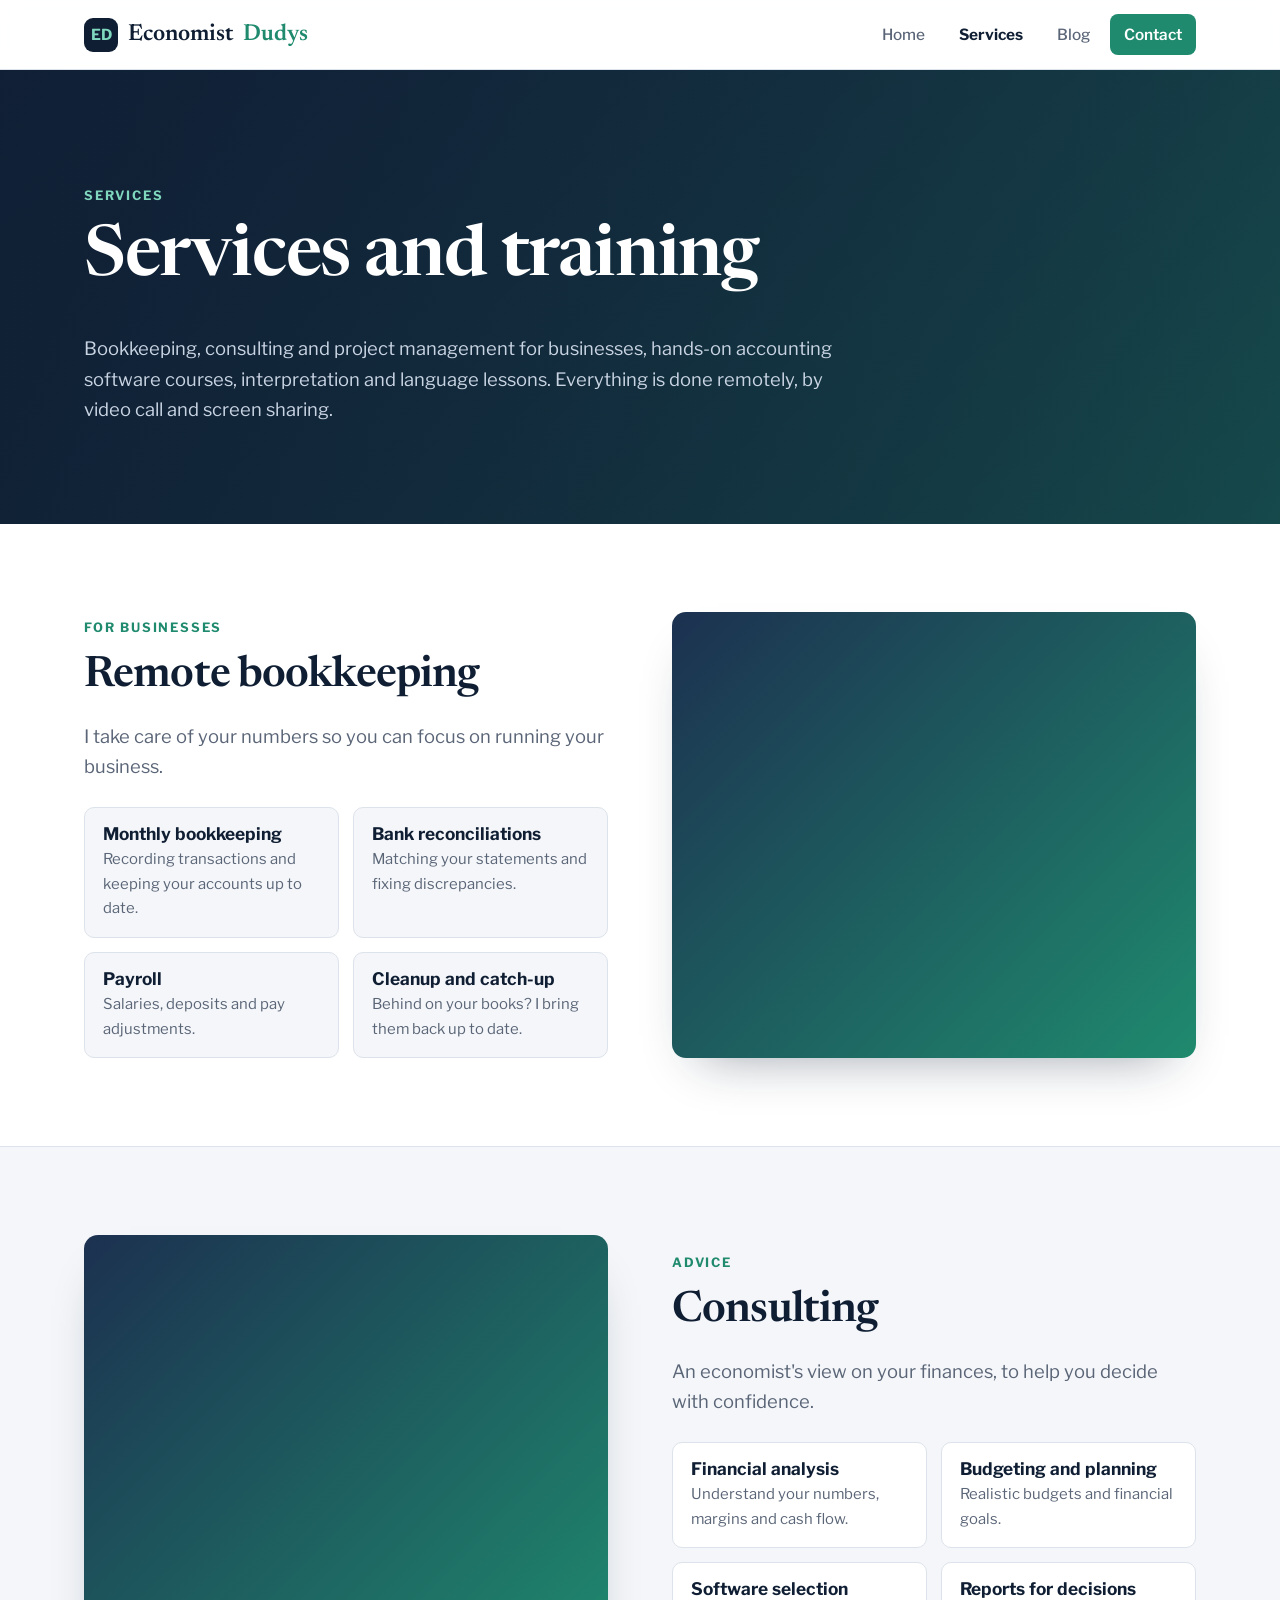
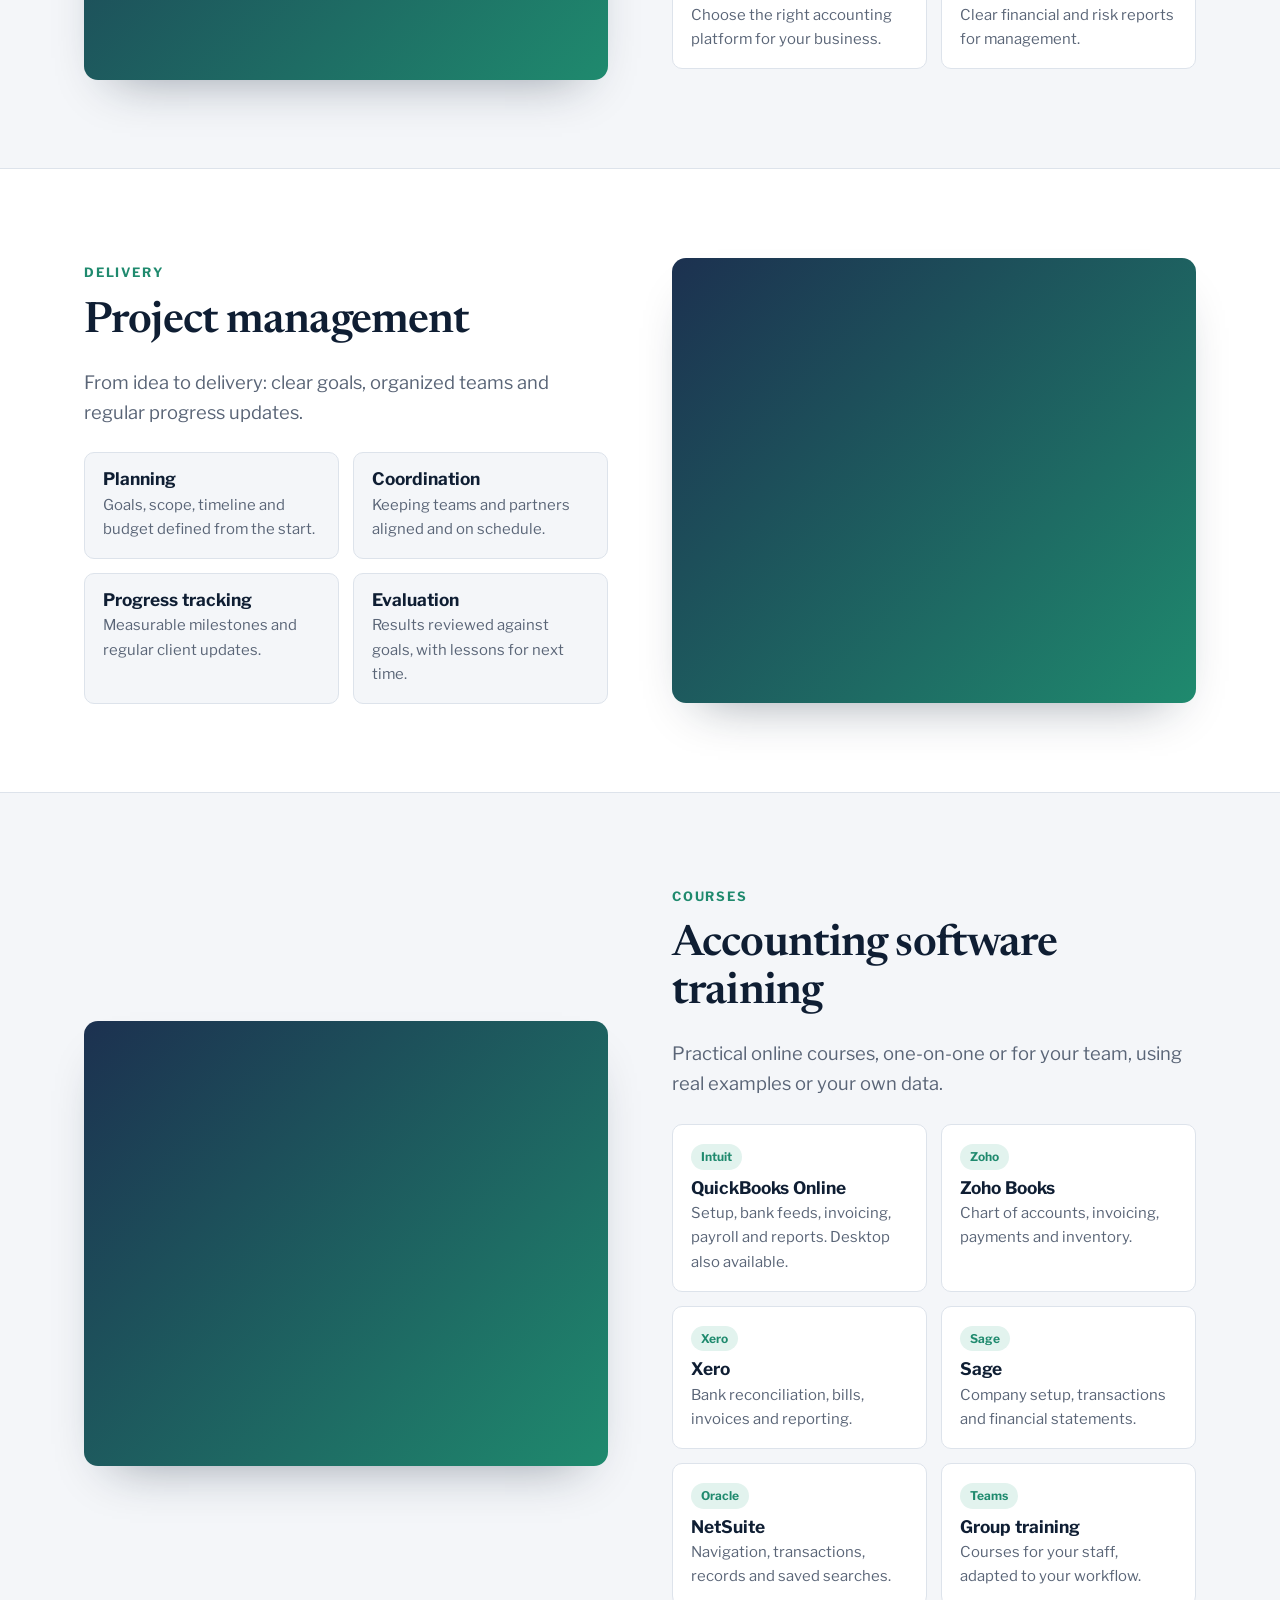
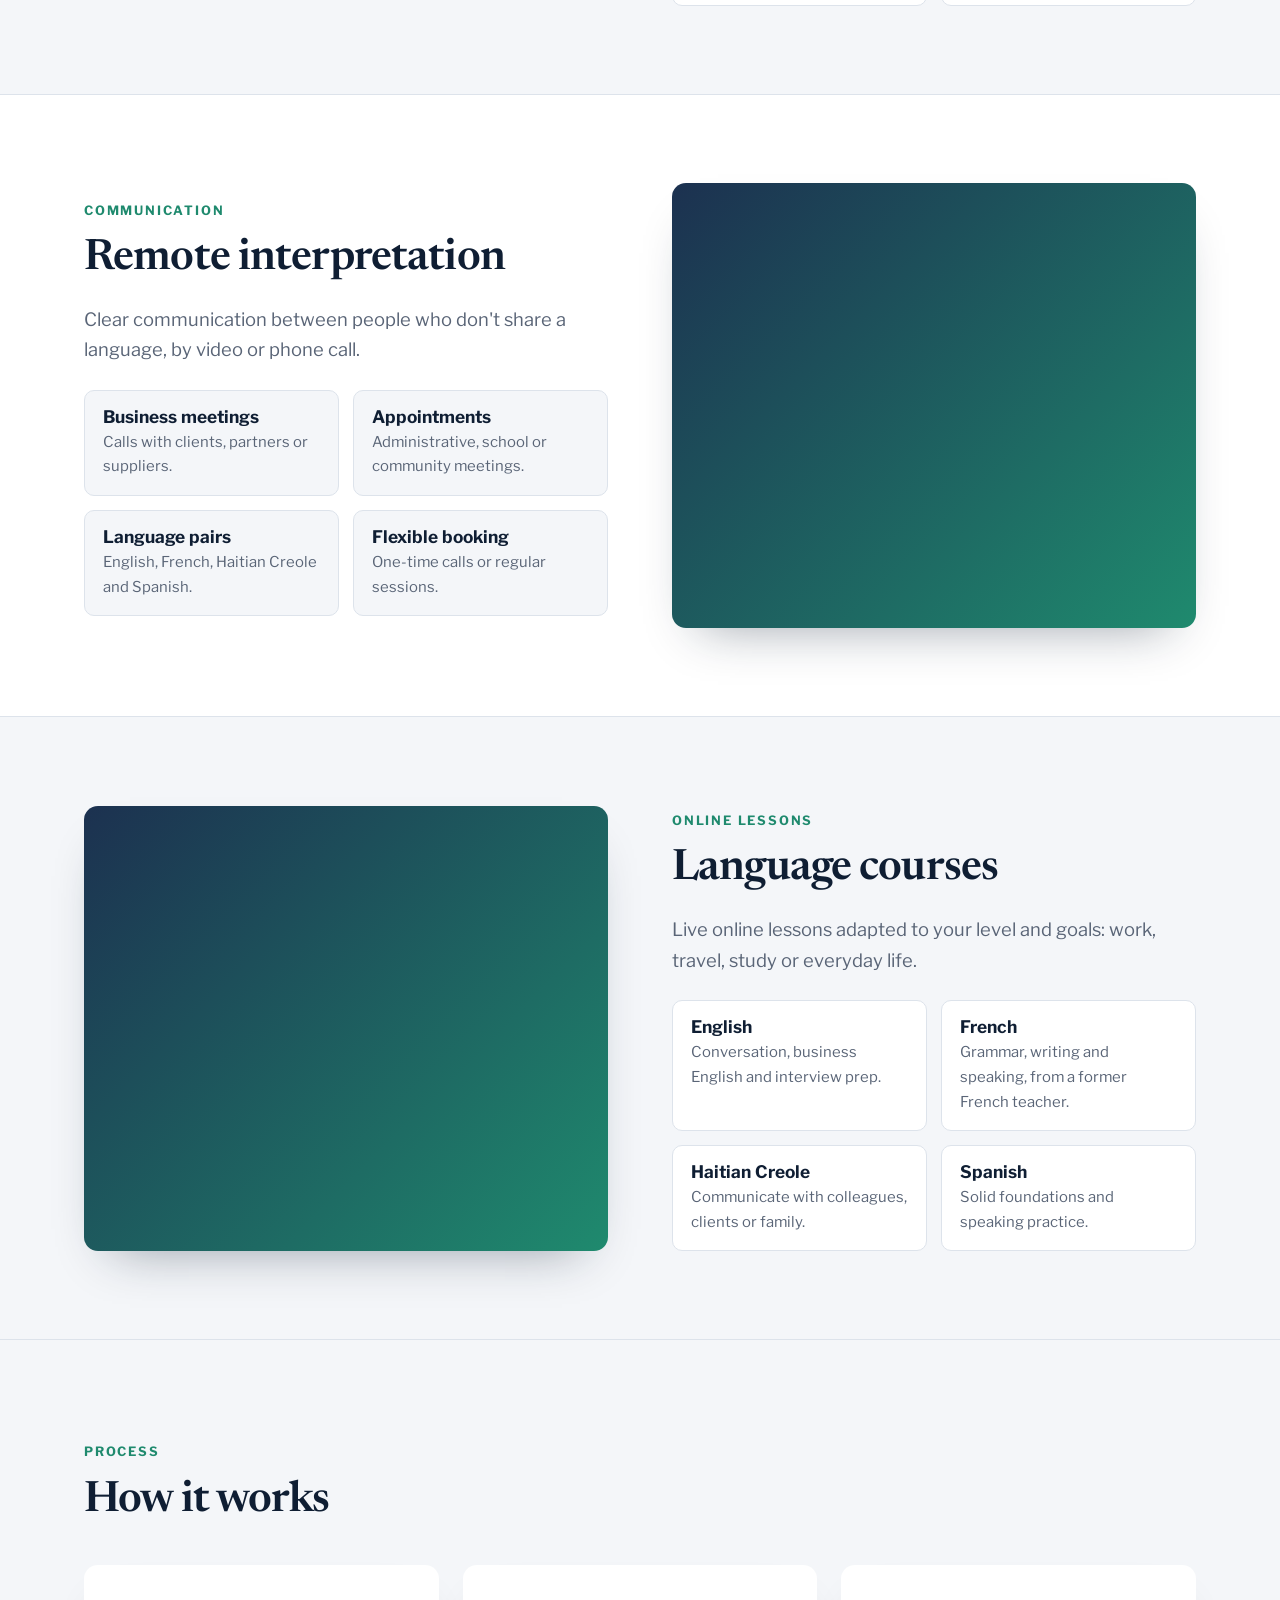
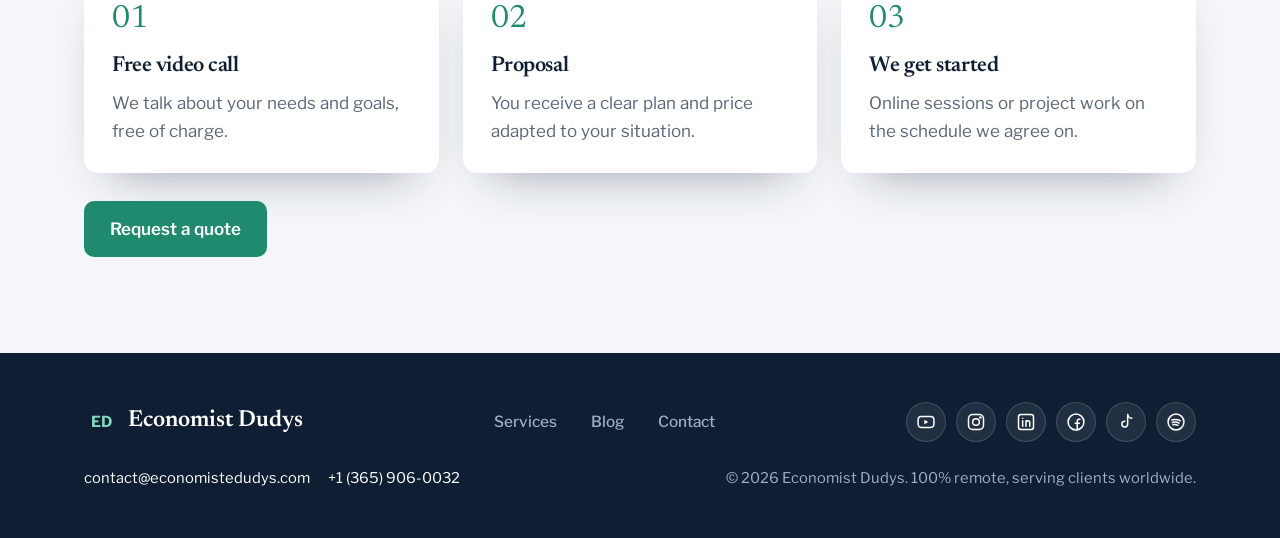
<file: services.html>
<!DOCTYPE html>
<html lang="en">
<head>
<!-- Google tag (gtag.js) -->
<script async src="https://www.googletagmanager.com/gtag/js?id=G-4S8ND0LHR3"></script>
<script>
  window.dataLayer = window.dataLayer || [];
  function gtag(){dataLayer.push(arguments);}
  gtag('js', new Date());

  gtag('config', 'G-4S8ND0LHR3');
</script>
<meta charset="utf-8">
<meta name="viewport" content="width=device-width, initial-scale=1">
<title>Services: Bookkeeping, Consulting, Software Training and Interpretation | Economist Dudys</title>
<meta name="description" content="Monthly bookkeeping, financial consulting, project management, QuickBooks, Xero, Zoho Books, Sage and NetSuite courses, interpretation and online language lessons.">
<link rel="canonical" href="https://economistedudys.com/services.html">
<meta name="robots" content="index, follow">
<meta name="author" content="Makenson Dudys">
<meta name="theme-color" content="#0F1E33">
<meta property="og:type" content="website">
<meta property="og:site_name" content="Economist Dudys">
<meta property="og:title" content="Services: Bookkeeping, Consulting, Software Training and Interpretation | Economist Dudys">
<meta property="og:description" content="Monthly bookkeeping, financial consulting, project management, QuickBooks, Xero, Zoho Books, Sage and NetSuite courses, interpretation and online language lessons.">
<meta property="og:url" content="https://economistedudys.com/services.html">
<meta property="og:image" content="https://economistedudys.com/og-image.png">
<meta property="og:image:width" content="1200">
<meta property="og:image:height" content="630">
<meta property="og:locale" content="en_US">
<meta name="twitter:card" content="summary_large_image">
<meta name="twitter:title" content="Services: Bookkeeping, Consulting, Software Training and Interpretation | Economist Dudys">
<meta name="twitter:description" content="Monthly bookkeeping, financial consulting, project management, QuickBooks, Xero, Zoho Books, Sage and NetSuite courses, interpretation and online language lessons.">
<meta name="twitter:image" content="https://economistedudys.com/og-image.png">
<link rel="preconnect" href="https://fonts.googleapis.com">
<link rel="preconnect" href="https://fonts.gstatic.com" crossorigin>
<link href="https://fonts.googleapis.com/css2?family=Libre+Franklin:wght@400;500;600;700&family=Newsreader:opsz,wght@6..72,500;6..72,600&display=swap" rel="stylesheet">
<link rel="icon" href="/favicon.ico" sizes="48x48">
<link rel="icon" type="image/png" sizes="192x192" href="/favicon-192.png">
<link rel="icon" type="image/png" sizes="48x48" href="/favicon-48.png">
<link rel="apple-touch-icon" href="/apple-touch-icon.png">
<link rel="stylesheet" href="style.css">
</head>
<body>
<header><div class="bar">
<a class="brand" href="index.html"><span class="mark">ED</span>Economist <b>Dudys</b></a>
<button class="menu-btn" aria-expanded="false" aria-controls="nav" onclick="var n=document.getElementById('nav');n.classList.toggle('open');this.setAttribute('aria-expanded',n.classList.contains('open'))">Menu</button>
<nav id="nav" aria-label="Main menu">
<a href="index.html">Home</a>
<a href="services.html" aria-current="page">Services</a>
<a href="blog.html">Blog</a>
<a class="nav-cta" href="contact.html">Contact</a>
</nav></div></header>
<main>
<div class="banner"><div class="ph"><img src="https://images.unsplash.com/photo-1486312338219-ce68d2c6f44d?auto=format&fit=crop&w=1800&q=70" alt="Working on a laptop" loading="lazy" onerror="this.remove()"></div>
  <div class="wrap">
    <span class="eyebrow">Services</span>
    <h1>Services and training</h1>
    <p class="lead">Bookkeeping, consulting and project management for businesses, hands-on accounting software courses, interpretation and language lessons. Everything is done remotely, by video call and screen sharing.</p>
  </div>
</div>

<div class="svc" id="bookkeeping"><div class="wrap split">
  <div class="ph"><img src="https://images.unsplash.com/photo-1554224154-26032ffc0d07?auto=format&fit=crop&w=1000&q=70" alt="Accounting documents and calculator" loading="lazy" onerror="this.remove()"></div>
  <div>
    <span class="eyebrow">For businesses</span>
    <h2>Remote bookkeeping</h2>
    <p class="lead">I take care of your numbers so you can focus on running your business.</p>
    <div class="cards">
      <div class="card"><h3>Monthly bookkeeping</h3><p>Recording transactions and keeping your accounts up to date.</p></div>
      <div class="card"><h3>Bank reconciliations</h3><p>Matching your statements and fixing discrepancies.</p></div>
      <div class="card"><h3>Payroll</h3><p>Salaries, deposits and pay adjustments.</p></div>
      <div class="card"><h3>Cleanup and catch-up</h3><p>Behind on your books? I bring them back up to date.</p></div>
    </div>
  </div>
</div></div>

<div class="svc" id="consulting"><div class="wrap split">
  <div class="ph"><img src="https://images.unsplash.com/photo-1556761175-5973dc0f32e7?auto=format&fit=crop&w=1000&q=70" alt="Consulting meeting" loading="lazy" onerror="this.remove()"></div>
  <div>
    <span class="eyebrow">Advice</span>
    <h2>Consulting</h2>
    <p class="lead">An economist's view on your finances, to help you decide with confidence.</p>
    <div class="cards">
      <div class="card"><h3>Financial analysis</h3><p>Understand your numbers, margins and cash flow.</p></div>
      <div class="card"><h3>Budgeting and planning</h3><p>Realistic budgets and financial goals.</p></div>
      <div class="card"><h3>Software selection</h3><p>Choose the right accounting platform for your business.</p></div>
      <div class="card"><h3>Reports for decisions</h3><p>Clear financial and risk reports for management.</p></div>
    </div>
  </div>
</div></div>

<div class="svc" id="projects"><div class="wrap split">
  <div class="ph"><img src="https://images.unsplash.com/photo-1531403009284-440f080d1e12?auto=format&fit=crop&w=1000&q=70" alt="Project planning" loading="lazy" onerror="this.remove()"></div>
  <div>
    <span class="eyebrow">Delivery</span>
    <h2>Project management</h2>
    <p class="lead">From idea to delivery: clear goals, organized teams and regular progress updates.</p>
    <div class="cards">
      <div class="card"><h3>Planning</h3><p>Goals, scope, timeline and budget defined from the start.</p></div>
      <div class="card"><h3>Coordination</h3><p>Keeping teams and partners aligned and on schedule.</p></div>
      <div class="card"><h3>Progress tracking</h3><p>Measurable milestones and regular client updates.</p></div>
      <div class="card"><h3>Evaluation</h3><p>Results reviewed against goals, with lessons for next time.</p></div>
    </div>
  </div>
</div></div>

<div class="svc" id="training"><div class="wrap split">
  <div class="ph"><img src="https://images.unsplash.com/photo-1517245386807-bb43f82c33c4?auto=format&fit=crop&w=1000&q=70" alt="Online software training" loading="lazy" onerror="this.remove()"></div>
  <div>
    <span class="eyebrow">Courses</span>
    <h2>Accounting software training</h2>
    <p class="lead">Practical online courses, one-on-one or for your team, using real examples or your own data.</p>
    <div class="cards">
      <div class="card"><span class="tag">Intuit</span><h3>QuickBooks Online</h3><p>Setup, bank feeds, invoicing, payroll and reports. Desktop also available.</p></div>
      <div class="card"><span class="tag">Zoho</span><h3>Zoho Books</h3><p>Chart of accounts, invoicing, payments and inventory.</p></div>
      <div class="card"><span class="tag">Xero</span><h3>Xero</h3><p>Bank reconciliation, bills, invoices and reporting.</p></div>
      <div class="card"><span class="tag">Sage</span><h3>Sage</h3><p>Company setup, transactions and financial statements.</p></div>
      <div class="card"><span class="tag">Oracle</span><h3>NetSuite</h3><p>Navigation, transactions, records and saved searches.</p></div>
      <div class="card"><span class="tag">Teams</span><h3>Group training</h3><p>Courses for your staff, adapted to your workflow.</p></div>
    </div>
  </div>
</div></div>

<div class="svc" id="interpretation"><div class="wrap split">
  <div class="ph"><img src="https://images.unsplash.com/photo-1573164713714-d95e436ab8d6?auto=format&fit=crop&w=1000&q=70" alt="Remote interpretation on a video call" loading="lazy" onerror="this.remove()"></div>
  <div>
    <span class="eyebrow">Communication</span>
    <h2>Remote interpretation</h2>
    <p class="lead">Clear communication between people who don't share a language, by video or phone call.</p>
    <div class="cards">
      <div class="card"><h3>Business meetings</h3><p>Calls with clients, partners or suppliers.</p></div>
      <div class="card"><h3>Appointments</h3><p>Administrative, school or community meetings.</p></div>
      <div class="card"><h3>Language pairs</h3><p>English, French, Haitian Creole and Spanish.</p></div>
      <div class="card"><h3>Flexible booking</h3><p>One-time calls or regular sessions.</p></div>
    </div>
  </div>
</div></div>

<div class="svc" id="languages"><div class="wrap split">
  <div class="ph"><img src="https://images.unsplash.com/photo-1503676260728-1c00da094a0b?auto=format&fit=crop&w=1000&q=70" alt="Language learning materials" loading="lazy" onerror="this.remove()"></div>
  <div>
    <span class="eyebrow">Online lessons</span>
    <h2>Language courses</h2>
    <p class="lead">Live online lessons adapted to your level and goals: work, travel, study or everyday life.</p>
    <div class="cards">
      <div class="card"><h3>English</h3><p>Conversation, business English and interview prep.</p></div>
      <div class="card"><h3>French</h3><p>Grammar, writing and speaking, from a former French teacher.</p></div>
      <div class="card"><h3>Haitian Creole</h3><p>Communicate with colleagues, clients or family.</p></div>
      <div class="card"><h3>Spanish</h3><p>Solid foundations and speaking practice.</p></div>
    </div>
  </div>
</div></div>

<section>
  <div class="wrap">
    <span class="eyebrow">Process</span>
    <h2>How it works</h2>
    <ol class="steps">
      <li><h3>Free video call</h3><p>We talk about your needs and goals, free of charge.</p></li>
      <li><h3>Proposal</h3><p>You receive a clear plan and price adapted to your situation.</p></li>
      <li><h3>We get started</h3><p>Online sessions or project work on the schedule we agree on.</p></li>
    </ol>
    <div class="actions"><a class="btn btn-green" href="contact.html">Request a quote</a></div>
  </div>
</section>
</main>
<footer><div class="wrap">
<a class="brand" href="index.html"><span class="mark">ED</span>Economist Dudys</a>
<nav aria-label="Footer"><a href="services.html">Services</a><a href="blog.html">Blog</a><a href="contact.html">Contact</a></nav>
<div class="socials"><a href="https://www.youtube.com/@economistedudys" target="_blank" rel="noopener" aria-label="YouTube" title="YouTube"><svg aria-hidden="true" width="20" height="20" viewBox="0 0 24 24" fill="none" stroke="currentColor" stroke-width="1.8" stroke-linecap="round" stroke-linejoin="round"><rect x="2.5" y="5.5" width="19" height="13" rx="4"/><path d="M10 9.2v5.6l4.8-2.8z" fill="currentColor" stroke="none"/></svg></a><a href="https://www.instagram.com/economiste_dudys" target="_blank" rel="noopener" aria-label="Instagram" title="Instagram"><svg aria-hidden="true" width="20" height="20" viewBox="0 0 24 24" fill="none" stroke="currentColor" stroke-width="1.8" stroke-linecap="round" stroke-linejoin="round"><rect x="3" y="3" width="18" height="18" rx="5"/><circle cx="12" cy="12" r="4"/><circle cx="17.3" cy="6.7" r=".6" fill="currentColor"/></svg></a><a href="https://www.linkedin.com/in/makenson-dudys-841723158" target="_blank" rel="noopener" aria-label="LinkedIn" title="LinkedIn"><svg aria-hidden="true" width="20" height="20" viewBox="0 0 24 24" fill="none" stroke="currentColor" stroke-width="1.8" stroke-linecap="round" stroke-linejoin="round"><rect x="3" y="3" width="18" height="18" rx="3"/><path d="M8 10.5V17M8 7.5v.01M12 17v-6.5M12 13.2c0-1.6 1-2.7 2.4-2.7S16.5 11.6 16.5 13v4"/></svg></a><a href="https://www.facebook.com/makenson.dudys" target="_blank" rel="noopener" aria-label="Facebook" title="Facebook"><svg aria-hidden="true" width="20" height="20" viewBox="0 0 24 24" fill="none" stroke="currentColor" stroke-width="1.8" stroke-linecap="round" stroke-linejoin="round"><circle cx="12" cy="12" r="9.5"/><path d="M13.5 21.5v-8h2.5M13.5 13.5H11m2.5 0V11c0-1.4.8-2.2 2.2-2.2h1"/></svg></a><a href="https://www.tiktok.com/@economiste.dudys" target="_blank" rel="noopener" aria-label="TikTok" title="TikTok"><svg aria-hidden="true" width="20" height="20" viewBox="0 0 24 24" fill="none" stroke="currentColor" stroke-width="1.8" stroke-linecap="round" stroke-linejoin="round"><path d="M14 3v11.5a3.5 3.5 0 1 1-3.5-3.5"/><path d="M14 3c.4 2.6 2.1 4.2 5 4.5"/></svg></a><a href="https://open.spotify.com/show/2sK2aElYqnibQAFrLT2MA2" target="_blank" rel="noopener" aria-label="Spotify" title="Spotify"><svg aria-hidden="true" width="20" height="20" viewBox="0 0 24 24" fill="none" stroke="currentColor" stroke-width="1.8" stroke-linecap="round" stroke-linejoin="round"><circle cx="12" cy="12" r="9.5"/><path d="M7 9.6c3.4-1 7-.7 10 .9M7.6 12.6c2.8-.8 5.6-.5 8 .8M8.3 15.4c2.1-.5 4.2-.3 6 .6"/></svg></a></div>
<span class="foot-contact"><a href="mailto:contact@economistedudys.com">contact@economistedudys.com</a><a href="tel:+13659060032">+1 (365) 906-0032</a></span>
<span>© 2026 Economist Dudys. 100% remote, serving clients worldwide.</span>
</div></footer>
</body>
</html>
</file>
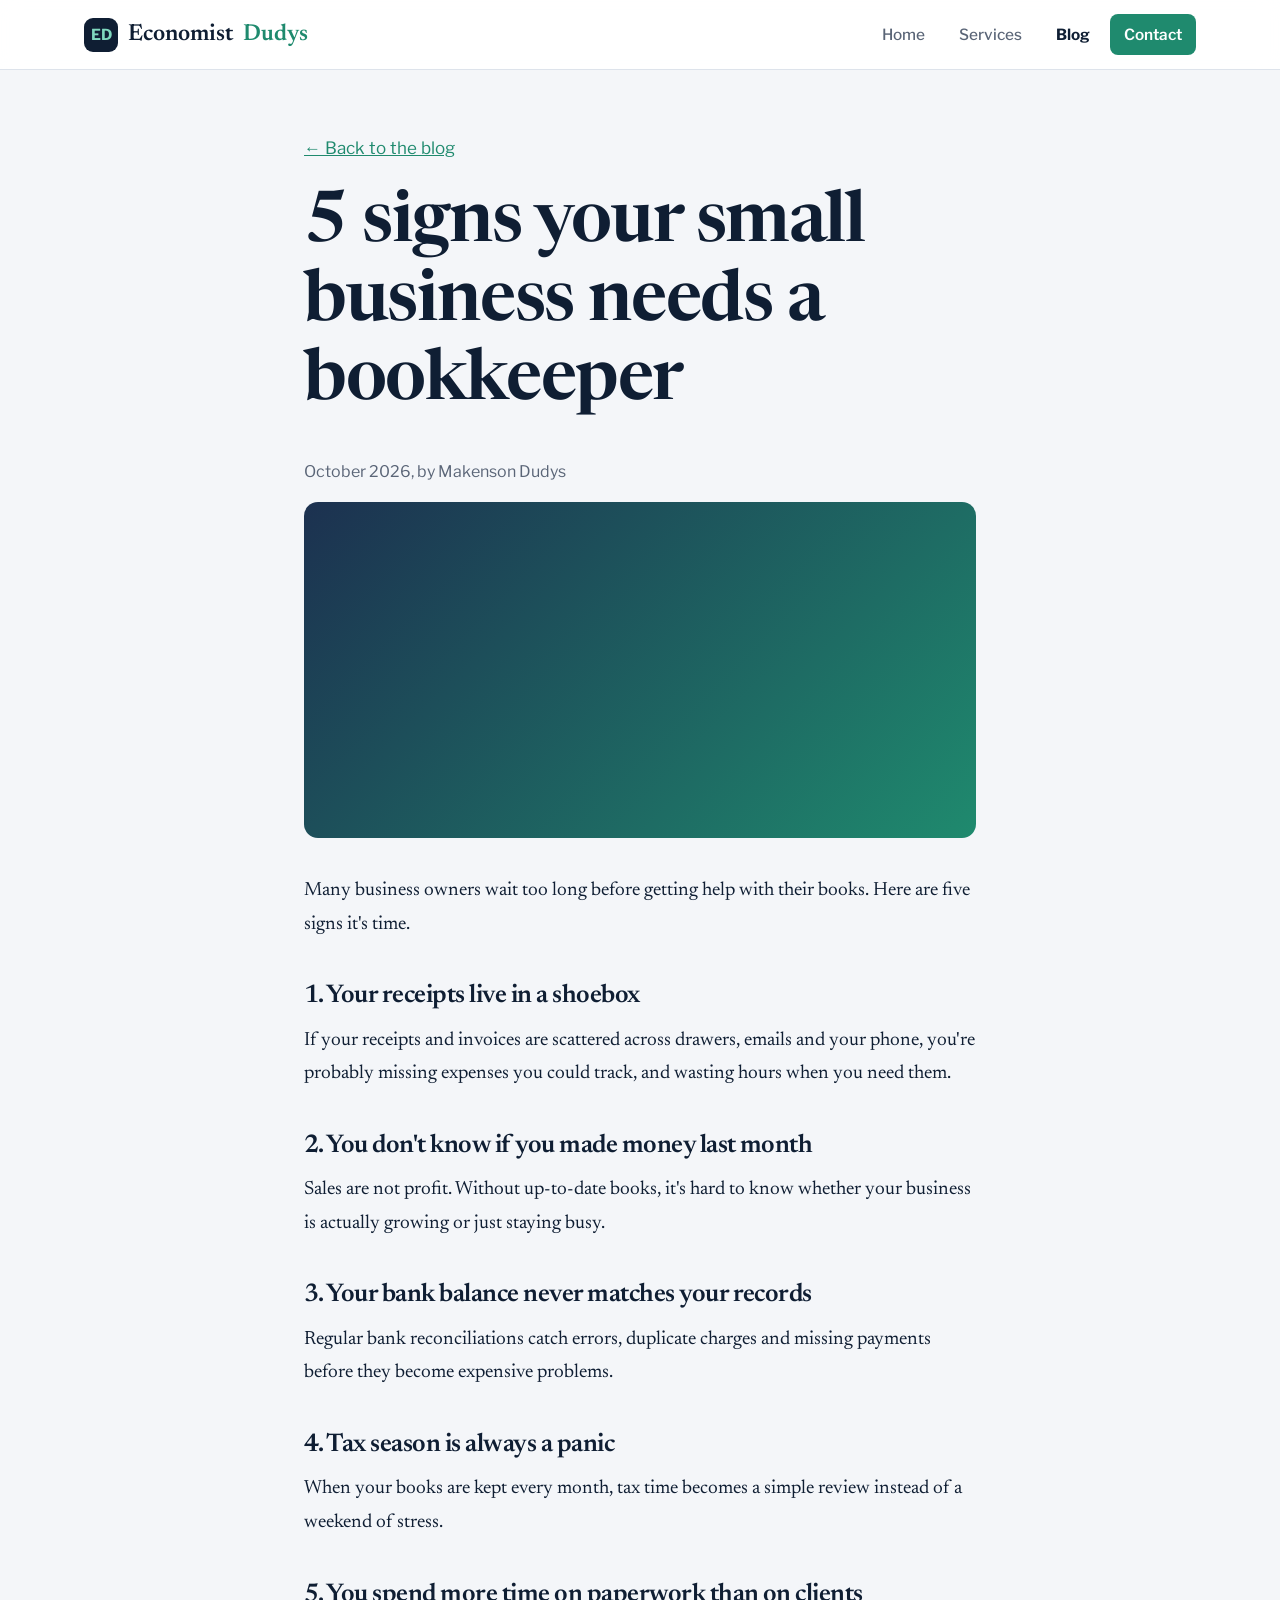
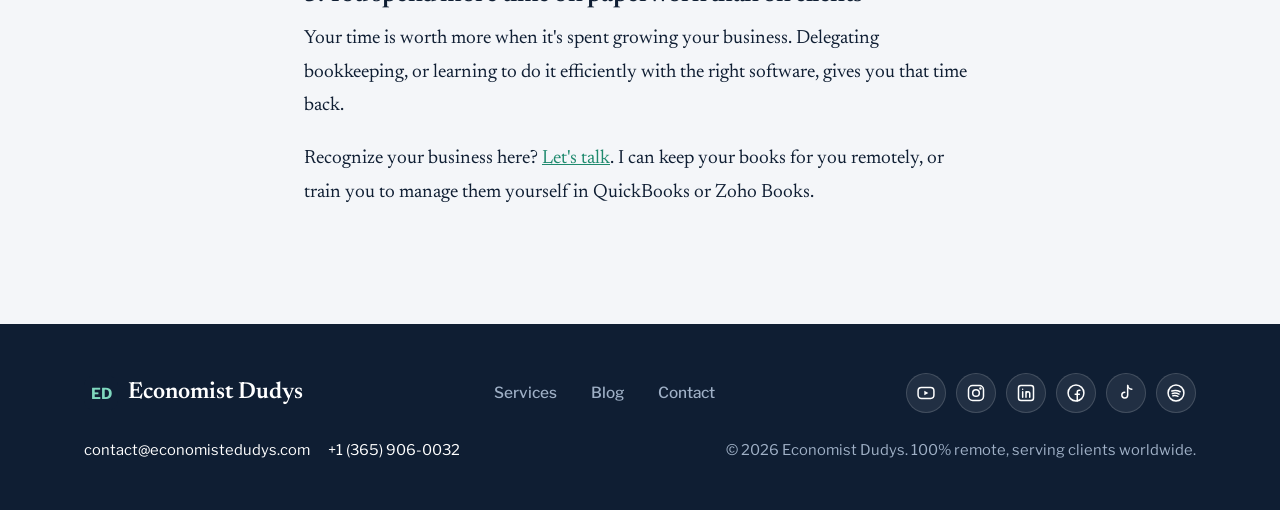
<file: signs-you-need-a-bookkeeper.html>
<!DOCTYPE html>
<html lang="en">
<head>
<!-- Google tag (gtag.js) -->
<script async src="https://www.googletagmanager.com/gtag/js?id=G-4S8ND0LHR3"></script>
<script>
  window.dataLayer = window.dataLayer || [];
  function gtag(){dataLayer.push(arguments);}
  gtag('js', new Date());

  gtag('config', 'G-4S8ND0LHR3');
</script>
<meta charset="utf-8">
<meta name="viewport" content="width=device-width, initial-scale=1">
<title>5 Signs Your Small Business Needs a Bookkeeper | Economist Dudys</title>
<meta name="description" content="Receipts in a shoebox? Tax season panic? Here are five clear signs your small business needs a bookkeeper, and what to do about it.">
<link rel="canonical" href="https://economistedudys.com/signs-you-need-a-bookkeeper.html">
<meta name="robots" content="index, follow">
<meta name="author" content="Makenson Dudys">
<meta name="theme-color" content="#0F1E33">
<meta property="og:type" content="article">
<meta property="og:site_name" content="Economist Dudys">
<meta property="og:title" content="5 Signs Your Small Business Needs a Bookkeeper | Economist Dudys">
<meta property="og:description" content="Receipts in a shoebox? Tax season panic? Here are five clear signs your small business needs a bookkeeper, and what to do about it.">
<meta property="og:url" content="https://economistedudys.com/signs-you-need-a-bookkeeper.html">
<meta property="og:image" content="https://economistedudys.com/og-image.png">
<meta property="og:image:width" content="1200">
<meta property="og:image:height" content="630">
<meta property="og:locale" content="en_US">
<meta name="twitter:card" content="summary_large_image">
<meta name="twitter:title" content="5 Signs Your Small Business Needs a Bookkeeper | Economist Dudys">
<meta name="twitter:description" content="Receipts in a shoebox? Tax season panic? Here are five clear signs your small business needs a bookkeeper, and what to do about it.">
<meta name="twitter:image" content="https://economistedudys.com/og-image.png">
<script type="application/ld+json">{"@context": "https://schema.org", "@type": "BlogPosting", "headline": "5 signs your small business needs a bookkeeper", "datePublished": "2026-10-01", "author": {"@type": "Person", "name": "Makenson Dudys", "url": "https://economistedudys.com/"}, "publisher": {"@type": "Organization", "name": "Economist Dudys", "logo": {"@type": "ImageObject", "url": "https://economistedudys.com/apple-touch-icon.png"}}, "mainEntityOfPage": "https://economistedudys.com/signs-you-need-a-bookkeeper.html", "image": "https://economistedudys.com/og-image.png"}</script>
<link rel="preconnect" href="https://fonts.googleapis.com">
<link rel="preconnect" href="https://fonts.gstatic.com" crossorigin>
<link href="https://fonts.googleapis.com/css2?family=Libre+Franklin:wght@400;500;600;700&family=Newsreader:opsz,wght@6..72,500;6..72,600&display=swap" rel="stylesheet">
<link rel="icon" href="/favicon.ico" sizes="48x48">
<link rel="icon" type="image/png" sizes="192x192" href="/favicon-192.png">
<link rel="icon" type="image/png" sizes="48x48" href="/favicon-48.png">
<link rel="apple-touch-icon" href="/apple-touch-icon.png">
<link rel="stylesheet" href="style.css">
</head>
<body>
<header><div class="bar">
<a class="brand" href="index.html"><span class="mark">ED</span>Economist <b>Dudys</b></a>
<button class="menu-btn" aria-expanded="false" aria-controls="nav" onclick="var n=document.getElementById('nav');n.classList.toggle('open');this.setAttribute('aria-expanded',n.classList.contains('open'))">Menu</button>
<nav id="nav" aria-label="Main menu">
<a href="index.html">Home</a>
<a href="services.html">Services</a>
<a href="blog.html" aria-current="page">Blog</a>
<a class="nav-cta" href="contact.html">Contact</a>
</nav></div></header>
<main>
<article class="article">
  <a href="blog.html">← Back to the blog</a>
  <h1 style="margin-top:24px">5 signs your small business needs a bookkeeper</h1>
  <p style="color:var(--muted);font-family:var(--sans);font-size:1rem">October 2026, by Makenson Dudys</p>
  <div class="cover ph"><img src="https://images.unsplash.com/photo-1554224154-26032ffc0d07?auto=format&fit=crop&w=1400&q=70" alt="Accounting documents" onerror="this.remove()"></div>
  <p>Many business owners wait too long before getting help with their books. Here are five signs it's time.</p>
  <h2>1. Your receipts live in a shoebox</h2>
  <p>If your receipts and invoices are scattered across drawers, emails and your phone, you're probably missing expenses you could track, and wasting hours when you need them.</p>
  <h2>2. You don't know if you made money last month</h2>
  <p>Sales are not profit. Without up-to-date books, it's hard to know whether your business is actually growing or just staying busy.</p>
  <h2>3. Your bank balance never matches your records</h2>
  <p>Regular bank reconciliations catch errors, duplicate charges and missing payments before they become expensive problems.</p>
  <h2>4. Tax season is always a panic</h2>
  <p>When your books are kept every month, tax time becomes a simple review instead of a weekend of stress.</p>
  <h2>5. You spend more time on paperwork than on clients</h2>
  <p>Your time is worth more when it's spent growing your business. Delegating bookkeeping, or learning to do it efficiently with the right software, gives you that time back.</p>
  <p>Recognize your business here? <a href="contact.html">Let's talk</a>. I can keep your books for you remotely, or train you to manage them yourself in QuickBooks or Zoho Books.</p>
</article>
</main>
<footer><div class="wrap">
<a class="brand" href="index.html"><span class="mark">ED</span>Economist Dudys</a>
<nav aria-label="Footer"><a href="services.html">Services</a><a href="blog.html">Blog</a><a href="contact.html">Contact</a></nav>
<div class="socials"><a href="https://www.youtube.com/@economistedudys" target="_blank" rel="noopener" aria-label="YouTube" title="YouTube"><svg aria-hidden="true" width="20" height="20" viewBox="0 0 24 24" fill="none" stroke="currentColor" stroke-width="1.8" stroke-linecap="round" stroke-linejoin="round"><rect x="2.5" y="5.5" width="19" height="13" rx="4"/><path d="M10 9.2v5.6l4.8-2.8z" fill="currentColor" stroke="none"/></svg></a><a href="https://www.instagram.com/economiste_dudys" target="_blank" rel="noopener" aria-label="Instagram" title="Instagram"><svg aria-hidden="true" width="20" height="20" viewBox="0 0 24 24" fill="none" stroke="currentColor" stroke-width="1.8" stroke-linecap="round" stroke-linejoin="round"><rect x="3" y="3" width="18" height="18" rx="5"/><circle cx="12" cy="12" r="4"/><circle cx="17.3" cy="6.7" r=".6" fill="currentColor"/></svg></a><a href="https://www.linkedin.com/in/makenson-dudys-841723158" target="_blank" rel="noopener" aria-label="LinkedIn" title="LinkedIn"><svg aria-hidden="true" width="20" height="20" viewBox="0 0 24 24" fill="none" stroke="currentColor" stroke-width="1.8" stroke-linecap="round" stroke-linejoin="round"><rect x="3" y="3" width="18" height="18" rx="3"/><path d="M8 10.5V17M8 7.5v.01M12 17v-6.5M12 13.2c0-1.6 1-2.7 2.4-2.7S16.5 11.6 16.5 13v4"/></svg></a><a href="https://www.facebook.com/makenson.dudys" target="_blank" rel="noopener" aria-label="Facebook" title="Facebook"><svg aria-hidden="true" width="20" height="20" viewBox="0 0 24 24" fill="none" stroke="currentColor" stroke-width="1.8" stroke-linecap="round" stroke-linejoin="round"><circle cx="12" cy="12" r="9.5"/><path d="M13.5 21.5v-8h2.5M13.5 13.5H11m2.5 0V11c0-1.4.8-2.2 2.2-2.2h1"/></svg></a><a href="https://www.tiktok.com/@economiste.dudys" target="_blank" rel="noopener" aria-label="TikTok" title="TikTok"><svg aria-hidden="true" width="20" height="20" viewBox="0 0 24 24" fill="none" stroke="currentColor" stroke-width="1.8" stroke-linecap="round" stroke-linejoin="round"><path d="M14 3v11.5a3.5 3.5 0 1 1-3.5-3.5"/><path d="M14 3c.4 2.6 2.1 4.2 5 4.5"/></svg></a><a href="https://open.spotify.com/show/2sK2aElYqnibQAFrLT2MA2" target="_blank" rel="noopener" aria-label="Spotify" title="Spotify"><svg aria-hidden="true" width="20" height="20" viewBox="0 0 24 24" fill="none" stroke="currentColor" stroke-width="1.8" stroke-linecap="round" stroke-linejoin="round"><circle cx="12" cy="12" r="9.5"/><path d="M7 9.6c3.4-1 7-.7 10 .9M7.6 12.6c2.8-.8 5.6-.5 8 .8M8.3 15.4c2.1-.5 4.2-.3 6 .6"/></svg></a></div>
<span class="foot-contact"><a href="mailto:contact@economistedudys.com">contact@economistedudys.com</a><a href="tel:+13659060032">+1 (365) 906-0032</a></span>
<span>© 2026 Economist Dudys. 100% remote, serving clients worldwide.</span>
</div></footer>
</body>
</html>
</file>
<file: style.css>
:root{
  --ink:#0F1E33; --ink2:#1C3150; --green:#1F8A6E; --green-l:#E2F3EE; --mint:#7FD8BE;
  --bg:#F4F6F9; --paper:#fff; --line:#DDE3EB; --muted:#5A6577;
  --serif:"Newsreader",Georgia,serif; --sans:"Libre Franklin","Segoe UI",Roboto,Arial,sans-serif;
  --r:14px; --shadow:0 24px 50px -28px rgba(15,30,51,.45);
}
*{box-sizing:border-box}
html{scroll-behavior:smooth}
body{margin:0;background:var(--bg);color:var(--ink);font:17px/1.65 var(--sans)}
img{max-width:100%;display:block}
a{color:var(--green)}
:focus-visible{outline:3px solid var(--mint);outline-offset:3px}
.wrap{max-width:1160px;margin:0 auto;padding:0 24px}
h1,h2,h3{font-family:var(--serif);font-weight:600;line-height:1.12;letter-spacing:-.02em;margin:0 0 .5em}
h1{font-size:clamp(2.5rem,6vw,4.4rem)}
h2{font-size:clamp(1.9rem,3.8vw,2.7rem)}
h3{font-size:1.35rem}
p{margin:0 0 1em}
.eyebrow{display:inline-block;font-size:.8rem;font-weight:700;letter-spacing:.14em;text-transform:uppercase;color:var(--green);margin-bottom:14px}
.lead{font-size:1.15rem;color:var(--muted);max-width:60ch}

/* Header */
header{position:sticky;top:0;z-index:50;background:rgba(255,255,255,.92);backdrop-filter:blur(10px);border-bottom:1px solid var(--line)}
.bar{display:flex;align-items:center;justify-content:space-between;max-width:1160px;margin:0 auto;padding:14px 24px}
.brand{display:flex;align-items:center;gap:10px;font-family:var(--serif);font-size:1.45rem;font-weight:600;color:var(--ink);text-decoration:none}
.mark{width:34px;height:34px;border-radius:9px;background:var(--ink);color:var(--mint);display:grid;place-items:center;font:700 .95rem var(--sans)}
.brand b{color:var(--green);font-weight:600}
nav{display:flex;gap:6px;align-items:center}
nav a{color:var(--muted);text-decoration:none;padding:8px 14px;border-radius:8px;font-size:.96rem;font-weight:500}
nav a:hover{color:var(--ink);background:var(--bg)}
nav a[aria-current=page]{color:var(--ink);font-weight:700}
nav .nav-cta{background:var(--green);color:#fff;font-weight:600}
nav .nav-cta:hover{background:var(--ink);color:#fff}
.menu-btn{display:none;background:none;border:1px solid var(--line);border-radius:8px;padding:8px 12px;font:600 .95rem var(--sans);color:var(--ink);cursor:pointer}

/* Buttons */
.btn{display:inline-flex;align-items:center;gap:8px;padding:14px 26px;border-radius:10px;text-decoration:none;font-weight:600;transition:transform .15s,background .15s}
.btn:hover{transform:translateY(-2px)}
.btn-green{background:var(--green);color:#fff}
.btn-green:hover{background:#18735b}
.btn-light{background:rgba(255,255,255,.12);color:#fff;border:1px solid rgba(255,255,255,.35)}
.btn-dark{background:var(--ink);color:#fff}
.actions{display:flex;gap:12px;flex-wrap:wrap;margin-top:28px}

/* Photo frame with fallback */
.ph{position:relative;overflow:hidden;background:linear-gradient(135deg,var(--ink2),var(--green))}
.ph img{width:100%;height:100%;object-fit:cover}

/* Hero */
.hero{position:relative;color:#fff;min-height:640px;display:flex;align-items:center}
.hero .ph{position:absolute;inset:0}
.hero .ph::after{content:"";position:absolute;inset:0;background:linear-gradient(100deg,rgba(15,30,51,.94) 0%,rgba(15,30,51,.82) 45%,rgba(15,30,51,.45) 100%)}
.hero-in{position:relative;display:grid;grid-template-columns:1.2fr 1fr;gap:56px;align-items:center;padding:96px 24px;max-width:1160px;margin:0 auto;width:100%}
.hero h1{color:#fff}
.hero .lead{color:#C9D4E3}
.hero .eyebrow{color:var(--mint)}
.ledger{background:var(--paper);color:var(--ink);border-radius:var(--r);padding:30px 30px 24px;box-shadow:0 30px 60px -20px rgba(0,0,0,.5)}
.ledger h2{font-size:1.3rem;margin-bottom:14px}
.row{display:flex;justify-content:space-between;gap:16px;padding:12px 0;border-bottom:1px solid var(--line);font-size:.97rem}
.row span{color:var(--muted);text-align:right}
.total{display:flex;justify-content:space-between;gap:16px;padding:14px 0 6px;border-bottom:4px double var(--ink);font-weight:700}
.total span{color:var(--green)}

/* Strip */
.strip{background:var(--ink);color:#C9D4E3}
.strip .wrap{display:flex;justify-content:space-around;gap:20px;flex-wrap:wrap;padding-top:22px;padding-bottom:22px;font-size:.95rem}
.strip b{color:#fff}

section{padding:96px 0}
.split{display:grid;grid-template-columns:1fr 1fr;gap:64px;align-items:center}
.split .ph{border-radius:var(--r);aspect-ratio:4/3.4;box-shadow:var(--shadow)}
.checks{list-style:none;padding:0;margin:24px 0 0;display:grid;gap:14px}
.checks li{padding-left:34px;position:relative}
.checks li::before{content:"✓";position:absolute;left:0;top:1px;width:22px;height:22px;border-radius:50%;background:var(--green-l);color:var(--green);font-weight:700;font-size:.8rem;display:grid;place-items:center}

/* Service tiles */
.tiles{display:grid;grid-template-columns:repeat(3,1fr);gap:24px;margin-top:40px}
.tile{background:var(--paper);border-radius:var(--r);overflow:hidden;box-shadow:var(--shadow);text-decoration:none;color:var(--ink);display:flex;flex-direction:column;transition:transform .2s}
.tile:hover{transform:translateY(-4px)}
.tile .ph{aspect-ratio:16/10}
.tile-body{padding:24px 24px 28px}
.tile-body p{color:var(--muted);margin:0 0 14px}
.more{font-weight:600;color:var(--green)}

.stats{display:grid;grid-template-columns:repeat(3,1fr);gap:24px;margin-top:40px}
.stat{background:var(--paper);border:1px solid var(--line);border-radius:var(--r);padding:28px}
.stat strong{display:block;font-family:var(--serif);font-size:2.6rem;font-weight:600;color:var(--green);line-height:1}
.stat p{color:var(--muted);margin:10px 0 0}

/* CTA */
.cta{position:relative;border-radius:20px;overflow:hidden;color:#fff}
.cta .ph{position:absolute;inset:0}
.cta .ph::after{content:"";position:absolute;inset:0;background:linear-gradient(90deg,rgba(15,30,51,.95),rgba(31,138,110,.75))}
.cta-in{position:relative;padding:64px 56px;display:flex;justify-content:space-between;align-items:center;gap:28px;flex-wrap:wrap}
.cta h2{color:#fff;margin:0}
.cta p{color:#D5E0EC;margin:8px 0 0}

/* Page banner */
.banner{position:relative;color:#fff;padding:110px 0 80px}
.banner .ph{position:absolute;inset:0}
.banner .ph::after{content:"";position:absolute;inset:0;background:linear-gradient(100deg,rgba(15,30,51,.93),rgba(15,30,51,.6))}
.banner .wrap{position:relative}
.banner h1{color:#fff}
.banner .lead{color:#C9D4E3}
.banner .eyebrow{color:var(--mint)}

/* Service detail */
.svc{padding:88px 0;border-bottom:1px solid var(--line)}
.svc:nth-of-type(even){background:var(--paper)}
.svc:nth-of-type(even) .split > .ph{order:2}
.cards{display:grid;grid-template-columns:repeat(2,1fr);gap:14px;margin-top:24px}
.card{background:var(--bg);border:1px solid var(--line);border-radius:10px;padding:16px 18px}
.svc:nth-of-type(odd) .card{background:var(--paper)}
.card h3{font-size:1.08rem;margin-bottom:4px;font-family:var(--sans);font-weight:700;letter-spacing:0}
.card p{color:var(--muted);font-size:.93rem;margin:0}
.tag{display:inline-block;font-size:.75rem;font-weight:700;color:var(--green);background:var(--green-l);padding:3px 10px;border-radius:20px;margin-bottom:8px}
.steps{list-style:none;padding:0;margin:40px 0 0;display:grid;grid-template-columns:repeat(3,1fr);gap:24px;counter-reset:s}
.steps li{counter-increment:s;background:var(--paper);border-radius:var(--r);padding:28px;box-shadow:var(--shadow)}
.steps li::before{content:"0" counter(s);display:block;font-family:var(--serif);font-size:2rem;color:var(--green);margin-bottom:8px}
.steps p{color:var(--muted);margin:0}

/* Blog */
.posts{display:grid;grid-template-columns:repeat(3,1fr);gap:24px;margin-top:32px}
.post .date{font-size:.85rem;color:var(--muted)}
.soon{opacity:.85}
.pod{display:grid;grid-template-columns:1fr 1.2fr;background:var(--ink);color:#fff;border-radius:20px;overflow:hidden;margin-top:32px}
.pod .ph{min-height:300px}
.pod-body{padding:48px}
.pod-body h3{color:#fff;font-size:1.8rem}
.pod-body p{color:#C9D4E3}
.badge{display:inline-block;background:var(--mint);color:var(--ink);font-size:.8rem;font-weight:700;padding:4px 12px;border-radius:20px;margin-bottom:16px}
.article{max-width:720px;margin:0 auto;padding:64px 24px 96px}
.article p,.article li{font-family:var(--serif);font-size:1.2rem;line-height:1.75}
.article h2{font-size:1.6rem;margin-top:1.6em}
.article .cover{border-radius:var(--r);aspect-ratio:16/8;margin:8px 0 36px}

/* Contact */
.contact-grid{display:grid;grid-template-columns:repeat(3,1fr);gap:24px;margin-top:40px}
.cbox{background:var(--paper);border-radius:var(--r);padding:30px;box-shadow:var(--shadow)}
.cbox strong{display:block;font-size:1.1rem;margin-top:6px}
.cbox p{color:var(--muted);margin:8px 0 0;font-size:.95rem}

footer{background:var(--ink);color:#9FB0C6;padding:48px 0;font-size:.92rem}
footer .wrap{display:flex;justify-content:space-between;gap:24px;flex-wrap:wrap;align-items:center}
footer .brand{color:#fff}
footer nav a{color:#9FB0C6}
footer nav a:hover{background:none;color:#fff}

@media (max-width:900px){
  .hero-in,.split{grid-template-columns:1fr;gap:40px}
  .svc:nth-of-type(even) .split > .ph{order:0}
  .tiles,.stats,.posts,.contact-grid,.steps{grid-template-columns:1fr}
  .pod{grid-template-columns:1fr}
  .pod-body{padding:32px}
  .cta-in{padding:40px 28px}
  section,.svc{padding:64px 0}
  .hero{min-height:0}
  .hero-in{padding:64px 24px}
  .menu-btn{display:block}
  header nav{display:none;position:absolute;top:100%;left:0;right:0;background:#fff;flex-direction:column;align-items:stretch;padding:12px 24px 20px;border-bottom:1px solid var(--line)}
  header nav.open{display:flex}
  .cards{grid-template-columns:1fr}
}
@media (prefers-reduced-motion:reduce){html{scroll-behavior:auto}.btn,.tile{transition:none}.btn:hover,.tile:hover{transform:none}}
.tiles-4{grid-template-columns:repeat(4,1fr)}
@media (max-width:1050px){.tiles-4{grid-template-columns:repeat(2,1fr)}}
@media (max-width:900px){.tiles-4{grid-template-columns:1fr}}
.perks{background:var(--ink);color:#C9D4E3}
.perks .wrap{display:grid;grid-template-columns:repeat(4,1fr);gap:20px;padding-top:26px;padding-bottom:26px}
.perk{display:flex;align-items:center;gap:14px}
.perk-ic{flex:none;width:44px;height:44px;border-radius:12px;background:rgba(127,216,190,.14);color:var(--mint);display:grid;place-items:center}
.perk b{display:block;color:#fff;font-size:1rem}
.perk span{font-size:.88rem}
@media (max-width:900px){.perks .wrap{grid-template-columns:repeat(2,1fr)}}
@media (max-width:480px){.perks .wrap{grid-template-columns:1fr}}
a.cbox{text-decoration:none;color:var(--ink);transition:transform .15s}
a.cbox:hover{transform:translateY(-3px)}
.cbox strong{word-break:break-word}
.cal-embed{background:var(--paper);border-radius:var(--r);box-shadow:var(--shadow);overflow:hidden;margin-top:28px}
.cal-embed iframe{display:block;width:100%;height:720px;border:0}
.foot-contact{display:flex;gap:18px;flex-wrap:wrap}
.foot-contact a{color:#fff;text-decoration:none}
.foot-contact a:hover{text-decoration:underline}
@media (max-width:900px){.cal-embed iframe{height:900px}}
.cbox-actions{display:flex;gap:10px;flex-wrap:wrap;margin-top:14px}
.cbox-actions a,.cbox-actions button{font:600 .9rem var(--sans);padding:8px 14px;border-radius:8px;border:1px solid var(--line);background:var(--bg);color:var(--ink);text-decoration:none;cursor:pointer}
.cbox-actions a:hover,.cbox-actions button:hover{border-color:var(--green);color:var(--green)}
.socials{display:flex;gap:10px;flex-wrap:wrap}
.socials a{width:40px;height:40px;border-radius:50%;display:grid;place-items:center;color:#fff;background:rgba(255,255,255,.08);border:1px solid rgba(255,255,255,.15);transition:background .15s}
.socials a:hover{background:var(--green);border-color:var(--green)}
.social-list{display:grid;grid-template-columns:repeat(3,1fr);gap:14px;margin-top:28px}
.social-list a{display:flex;align-items:center;gap:12px;padding:16px 20px;background:var(--paper);border:1px solid var(--line);border-radius:12px;color:var(--ink);text-decoration:none;font-weight:600}
.social-list a svg{color:var(--green)}
.social-list a:hover{border-color:var(--green)}
@media (max-width:700px){.social-list{grid-template-columns:repeat(2,1fr)}}
.connect{background:var(--ink);color:#C9D4E3}
.connect h2{color:#fff}
.connect .lead{color:#C9D4E3}
.connect .eyebrow{color:var(--mint)}
.connect .checks li::before{background:rgba(127,216,190,.15);color:var(--mint)}
.connect-in{display:grid;grid-template-columns:1fr 1.25fr;gap:56px;align-items:center}
.sc-grid{display:grid;grid-template-columns:repeat(2,1fr);gap:14px}
.sc{display:flex;align-items:center;gap:16px;padding:18px 20px;border-radius:14px;background:rgba(255,255,255,.05);border:1px solid rgba(255,255,255,.12);color:#fff;text-decoration:none;transition:background .15s,border-color .15s,transform .15s}
.sc:hover{background:rgba(127,216,190,.1);border-color:var(--mint);transform:translateY(-2px)}
.sc-ic{flex:none;width:48px;height:48px;border-radius:12px;background:var(--green);color:#fff;display:grid;place-items:center}
.sc-txt{display:flex;flex-direction:column;min-width:0;flex:1}
.sc-txt b{font-size:1.02rem}
.sc-h{color:var(--mint);font-size:.88rem;overflow:hidden;text-overflow:ellipsis;white-space:nowrap}
.sc-d{color:#9FB0C6;font-size:.85rem}
.sc-go{color:#9FB0C6;font-size:1.1rem}
.sc:hover .sc-go{color:var(--mint)}
@media (max-width:900px){.connect-in{grid-template-columns:1fr;gap:36px}}
@media (max-width:560px){.sc-grid{grid-template-columns:1fr}}
@media (prefers-reduced-motion:reduce){.sc{transition:none}.sc:hover{transform:none}}
</file>
